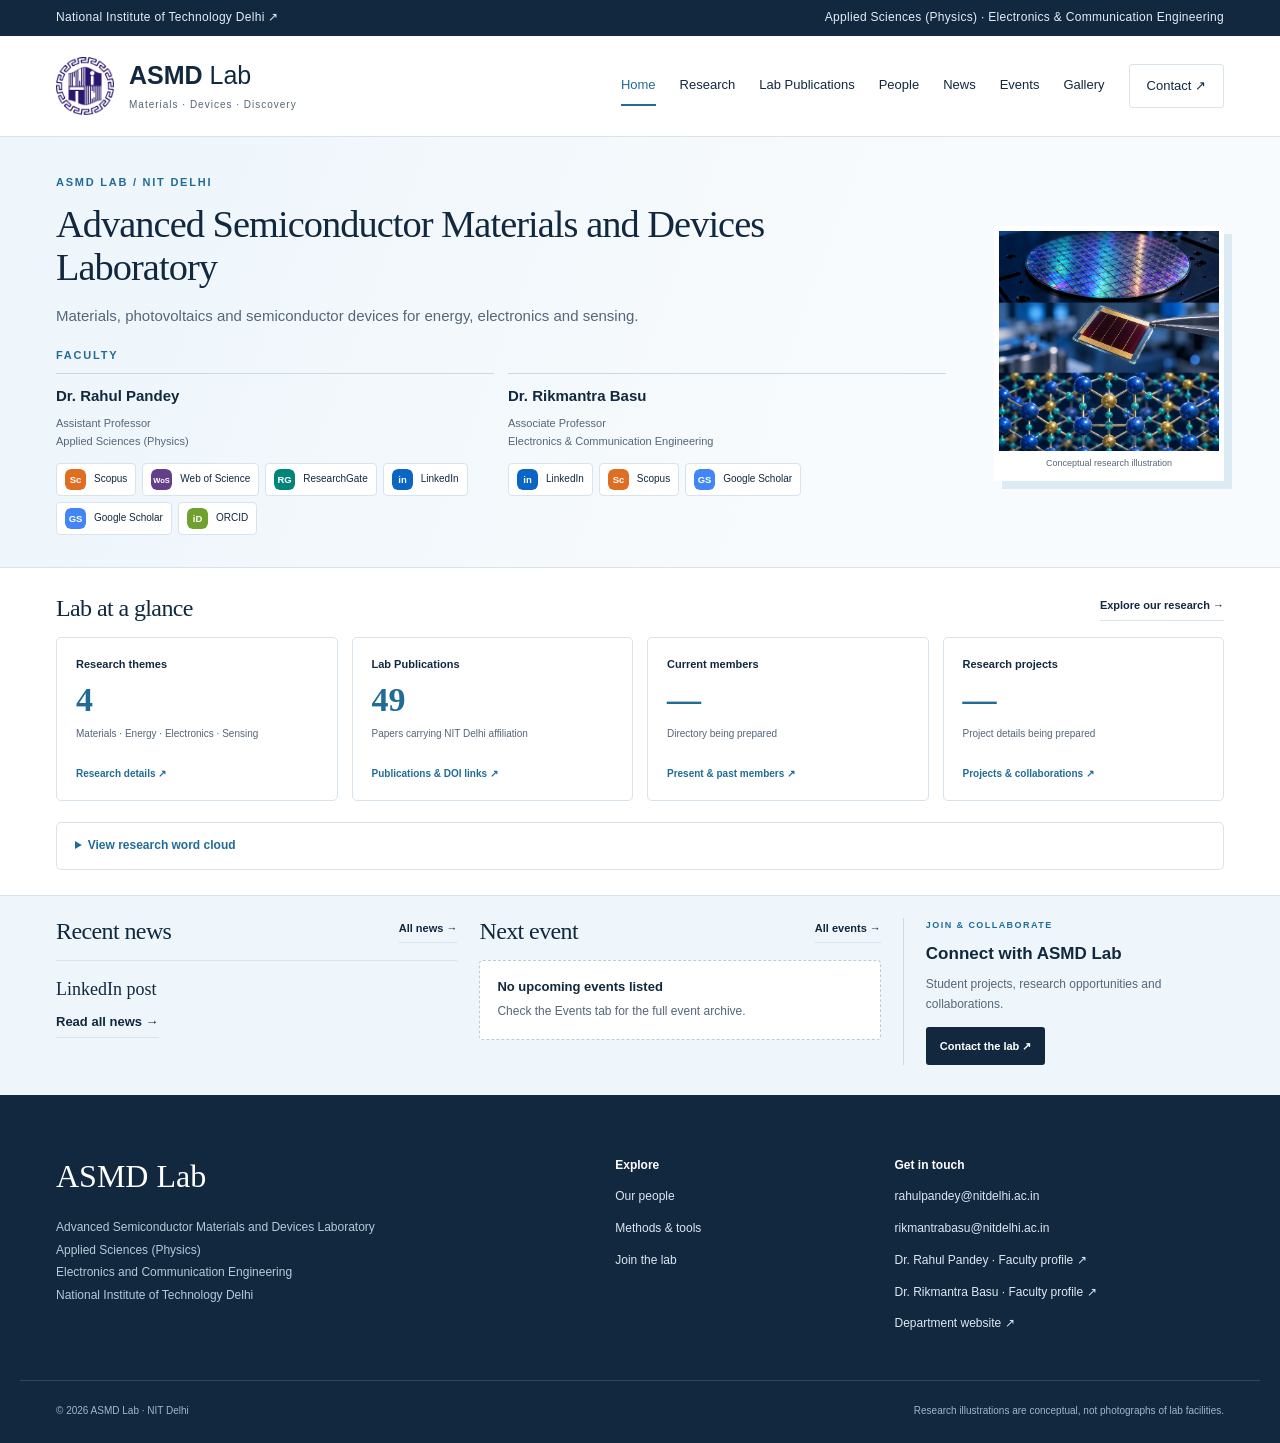
<file: index.html>
<!doctype html><html lang="en"><head><meta charset="utf-8"><meta name="viewport" content="width=device-width,initial-scale=1"><meta name="description" content="ASMD Lab at NIT Delhi: semiconductor materials, photovoltaic devices, research publications and people. Faculty: Dr. Rahul Pandey and Dr. Rikmantra Basu."><meta name="theme-color" content="#11283f"><title>Home | ASMD Lab · NIT Delhi</title><link rel="icon" type="image/png" href="assets/nit-delhi-logo.png"><link rel="stylesheet" href="styles.css?v=abf9ae5d8c"><script defer src="content.js?v=212a103db5"></script><script defer src="app.js?v=e1c0207263"></script></head><body><a class="skip" href="#main">Skip to content</a><div class="institution"><div class="wrap"><a href="https://nitdelhi.ac.in/" target="_blank" rel="noopener noreferrer">National Institute of Technology Delhi ↗</a><span>Applied Sciences (Physics) · Electronics &amp; Communication Engineering</span></div></div><header><div class="wrap nav"><a class="brand" href="index.html"><img src="assets/nit-delhi-logo.png" alt="NIT Delhi emblem"><span>ASMD<span class="brand-light"> Lab</span><small>Materials · Devices · Discovery</small></span></a><button class="menu-toggle" aria-expanded="false" aria-controls="main-nav">Menu <span aria-hidden="true">☰</span></button><nav id="main-nav" aria-label="Main navigation"><a href="index.html" aria-current="page">Home</a><a href="research.html">Research</a><a href="publications.html">Lab Publications</a><a href="people.html">People</a><a href="news.html">News</a><a href="events.html">Events</a><a href="gallery.html">Gallery</a><a class="nav-contact" href="contact.html">Contact ↗</a></nav></div></header><main id="main"><section class="hero home-hero"><div class="wrap home-intro"><div><p class="eyebrow">ASMD LAB / NIT DELHI</p><h1>Advanced Semiconductor Materials and Devices Laboratory</h1><p class="lead">Materials, photovoltaics and semiconductor devices for energy, electronics and sensing.</p><div class="home-faculty" aria-label="Faculty"><p class="eyebrow">FACULTY</p><div class="home-faculty-grid"><article class="home-faculty-card"><strong><a href="people.html#rahul-pandey">Dr. Rahul Pandey</a></strong><span>Assistant Professor</span><span>Applied Sciences (Physics)</span><div class="profiles compact-profiles" data-profiles="rahul"></div></article><article class="home-faculty-card"><strong><a href="people.html#rikmantra-basu">Dr. Rikmantra Basu</a></strong><span>Associate Professor</span><span>Electronics & Communication Engineering</span><div class="profiles compact-profiles" data-profiles="basu"></div></article></div></div></div><figure class="home-art"><img src="assets/research-illustrations.jpg" alt="Conceptual semiconductor wafer, solar cell and atomic lattice" width="1254" height="1254"><figcaption>Conceptual research illustration</figcaption></figure></div></section><section class="home-dashboard"><div class="wrap"><div class="home-heading"><h2>Lab at a glance</h2><a class="text-link" href="research.html">Explore our research →</a></div><div class="dashboard-grid"><a class="dashboard-card" href="research.html"><span class="dashboard-label">Research themes</span><strong>4</strong><span class="dashboard-note">Materials · Energy · Electronics · Sensing</span><span class="dashboard-action">Research details ↗</span></a><a class="dashboard-card" href="publications.html"><span class="dashboard-label">Lab Publications</span><strong data-dashboard="publications">—</strong><span class="dashboard-note" data-dashboard-note="publications">Collection being prepared</span><span class="dashboard-action">Publications & DOI links ↗</span></a><a class="dashboard-card" href="people.html"><span class="dashboard-label">Current members</span><strong data-dashboard="members">—</strong><span class="dashboard-note" data-dashboard-note="members">Directory being prepared</span><span class="dashboard-action">Present & past members ↗</span></a><a class="dashboard-card" href="research.html#projects"><span class="dashboard-label">Research projects</span><strong data-dashboard="projects">—</strong><span class="dashboard-note" data-dashboard-note="projects">Project details being prepared</span><span class="dashboard-action">Projects & collaborations ↗</span></a></div><details class="cloud-disclosure"><summary>View research word cloud</summary><div class="cloud-panel" data-cloud="home"></div></details></div></section><section class="home-updates"><div class="wrap home-update-grid"><article class="home-update-panel"><div class="home-heading"><h2>Recent news</h2><a class="text-link" href="news.html">All news →</a></div><div data-home-news></div></article><article class="home-update-panel"><div class="home-heading"><h2>Next event</h2><a class="text-link" href="events.html">All events →</a></div><div data-home-events></div></article><aside class="home-connect"><p class="eyebrow">JOIN & COLLABORATE</p><h3>Connect with ASMD Lab</h3><p>Student projects, research opportunities and collaborations.</p><a class="button" href="contact.html#join">Contact the lab ↗</a></aside></div></section></main><footer><div class="wrap foot-grid"><div><a class="foot-brand" href="index.html">ASMD Lab</a><p>Advanced Semiconductor Materials and Devices Laboratory<br>Applied Sciences (Physics)<br>Electronics and Communication Engineering<br>National Institute of Technology Delhi</p></div><div><h3>Explore</h3><a href="people.html">Our people</a><a href="research.html#methods">Methods & tools</a><a href="contact.html#join">Join the lab</a></div><div><h3>Get in touch</h3><a href="mailto:rahulpandey@nitdelhi.ac.in">rahulpandey@nitdelhi.ac.in</a><a href="mailto:rikmantrabasu@nitdelhi.ac.in">rikmantrabasu@nitdelhi.ac.in</a><a href="https://faculty.nitdelhi.ac.in/RahulPandey/profile" target="_blank" rel="noopener noreferrer">Dr. Rahul Pandey · Faculty profile ↗</a><a href="https://faculty.nitdelhi.ac.in/RikmantraBasu/profile" target="_blank" rel="noopener noreferrer">Dr. Rikmantra Basu · Faculty profile ↗</a><a href="https://ashm.nitdelhi.ac.in/" target="_blank" rel="noopener noreferrer">Department website ↗</a></div></div><div class="wrap foot-bottom"><span>© 2026 ASMD Lab · NIT Delhi</span><span>Research illustrations are conceptual, not photographs of lab facilities.</span></div></footer><button class="back-top" aria-label="Back to top" hidden>↑</button></body></html>
</file>
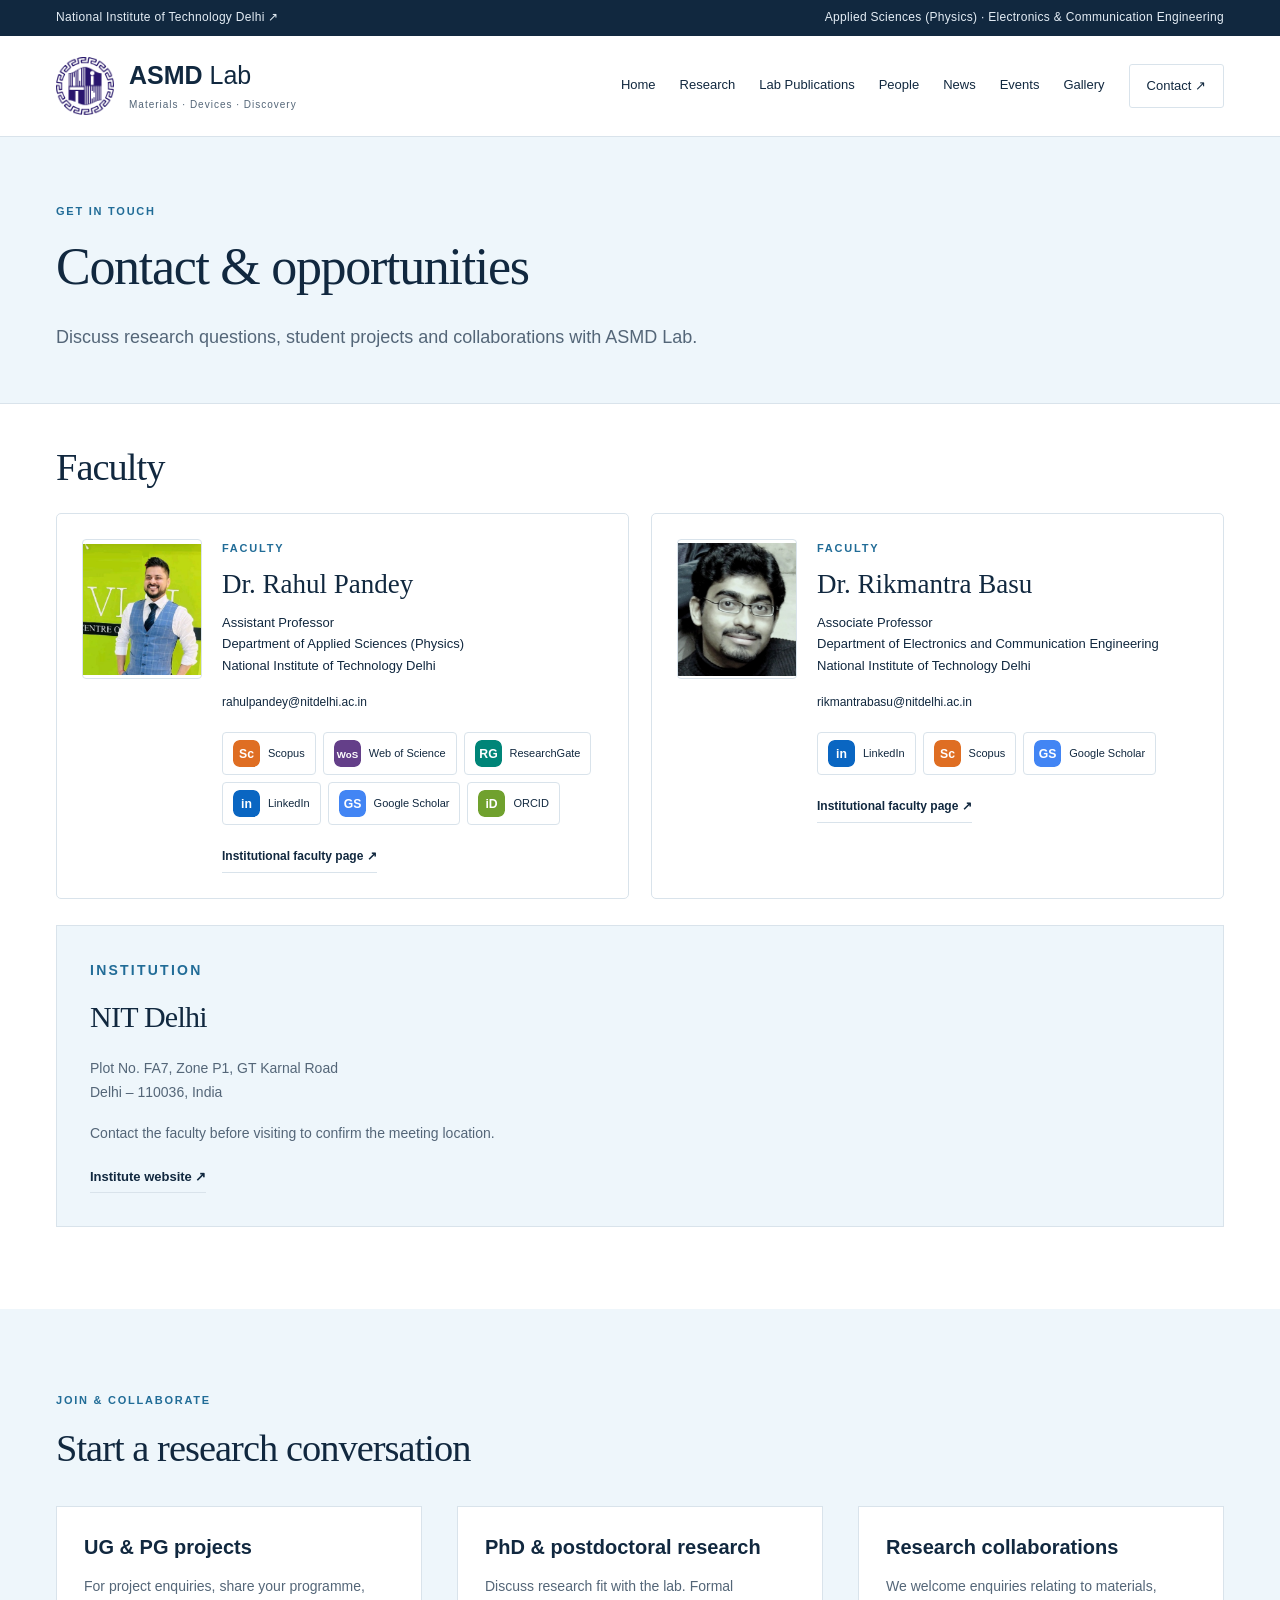
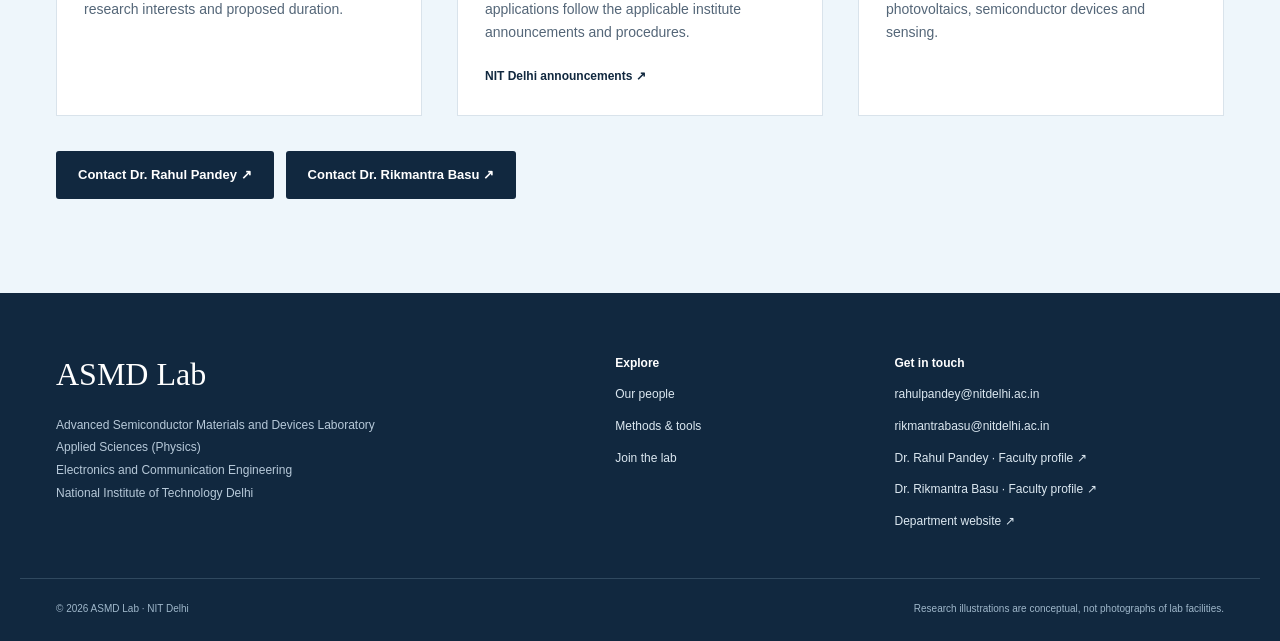
<file: contact.html>
<!doctype html><html lang="en"><head><meta charset="utf-8"><meta name="viewport" content="width=device-width,initial-scale=1"><meta name="description" content="ASMD Lab at NIT Delhi: semiconductor materials, photovoltaic devices, research publications and people. Faculty: Dr. Rahul Pandey and Dr. Rikmantra Basu."><meta name="theme-color" content="#11283f"><title>Contact | ASMD Lab · NIT Delhi</title><link rel="icon" type="image/png" href="assets/nit-delhi-logo.png"><link rel="stylesheet" href="styles.css?v=abf9ae5d8c"><script defer src="content.js?v=212a103db5"></script><script defer src="app.js?v=e1c0207263"></script></head><body><a class="skip" href="#main">Skip to content</a><div class="institution"><div class="wrap"><a href="https://nitdelhi.ac.in/" target="_blank" rel="noopener noreferrer">National Institute of Technology Delhi ↗</a><span>Applied Sciences (Physics) · Electronics &amp; Communication Engineering</span></div></div><header><div class="wrap nav"><a class="brand" href="index.html"><img src="assets/nit-delhi-logo.png" alt="NIT Delhi emblem"><span>ASMD<span class="brand-light"> Lab</span><small>Materials · Devices · Discovery</small></span></a><button class="menu-toggle" aria-expanded="false" aria-controls="main-nav">Menu <span aria-hidden="true">☰</span></button><nav id="main-nav" aria-label="Main navigation"><a href="index.html">Home</a><a href="research.html">Research</a><a href="publications.html">Lab Publications</a><a href="people.html">People</a><a href="news.html">News</a><a href="events.html">Events</a><a href="gallery.html">Gallery</a><a class="nav-contact" href="contact.html">Contact ↗</a></nav></div></header><main id="main"><section class="page-intro"><div class="wrap"><p class="eyebrow">GET IN TOUCH</p><h1>Contact & opportunities</h1><p class="lead">Discuss research questions, student projects and collaborations with ASMD Lab.</p></div></section><section class="section compact"><div class="wrap"><h2>Faculty</h2><div class="faculty-grid"><article class="faculty-card" id="rahul-pandey"><a class="faculty-photo-link" href="https://faculty.nitdelhi.ac.in/RahulPandey/profile" target="_blank" rel="noopener noreferrer" aria-label="Official faculty profile of Dr. Rahul Pandey"><img class="faculty-photo" src="assets/rahul-pandey.png" alt="Dr. Rahul Pandey" width="120" height="140" loading="lazy"></a><div class="faculty-info"><p class="eyebrow">FACULTY</p><h3><a href="https://faculty.nitdelhi.ac.in/RahulPandey/profile" target="_blank" rel="noopener noreferrer">Dr. Rahul Pandey</a></h3><p class="faculty-role">Assistant Professor<br>Department of Applied Sciences (Physics)<br>National Institute of Technology Delhi</p><a class="faculty-email" href="mailto:rahulpandey@nitdelhi.ac.in">rahulpandey@nitdelhi.ac.in</a><div class="profiles" data-profiles="rahul"></div><a class="text-link" href="https://faculty.nitdelhi.ac.in/RahulPandey/profile" target="_blank" rel="noopener noreferrer">Institutional faculty page ↗</a></div></article><article class="faculty-card" id="rikmantra-basu"><a class="faculty-photo-link" href="https://faculty.nitdelhi.ac.in/RikmantraBasu/profile" target="_blank" rel="noopener noreferrer" aria-label="Official faculty profile of Dr. Rikmantra Basu"><img class="faculty-photo" src="assets/rikmantra-basu.png" alt="Dr. Rikmantra Basu" width="120" height="140" loading="lazy"></a><div class="faculty-info"><p class="eyebrow">FACULTY</p><h3><a href="https://faculty.nitdelhi.ac.in/RikmantraBasu/profile" target="_blank" rel="noopener noreferrer">Dr. Rikmantra Basu</a></h3><p class="faculty-role">Associate Professor<br>Department of Electronics and Communication Engineering<br>National Institute of Technology Delhi</p><a class="faculty-email" href="mailto:rikmantrabasu@nitdelhi.ac.in">rikmantrabasu@nitdelhi.ac.in</a><div class="profiles" data-profiles="basu"></div><a class="text-link" href="https://faculty.nitdelhi.ac.in/RikmantraBasu/profile" target="_blank" rel="noopener noreferrer">Institutional faculty page ↗</a></div></article></div><article class="contact-card institution-contact"><p class="eyebrow">INSTITUTION</p><h2>NIT Delhi</h2><p>Plot No. FA7, Zone P1, GT Karnal Road<br>Delhi – 110036, India</p><p>Contact the faculty before visiting to confirm the meeting location.</p><a class="text-link" href="https://nitdelhi.ac.in/" target="_blank" rel="noopener noreferrer">Institute website ↗</a></article></div></section><section class="section pale" id="join"><div class="wrap"><p class="eyebrow">JOIN & COLLABORATE</p><h2>Start a research conversation</h2><div class="opportunities"><article><h3>UG & PG projects</h3><p>For project enquiries, share your programme, research interests and proposed duration.</p></article><article><h3>PhD & postdoctoral research</h3><p>Discuss research fit with the lab. Formal applications follow the applicable institute announcements and procedures.</p><a href="https://nitdelhi.ac.in/" target="_blank" rel="noopener noreferrer">NIT Delhi announcements ↗</a></article><article><h3>Research collaborations</h3><p>We welcome enquiries relating to materials, photovoltaics, semiconductor devices and sensing.</p></article></div><a class="button" href="#rahul-pandey">Contact Dr. Rahul Pandey ↗</a><a class="button" href="#rikmantra-basu">Contact Dr. Rikmantra Basu ↗</a></div></section></main><footer><div class="wrap foot-grid"><div><a class="foot-brand" href="index.html">ASMD Lab</a><p>Advanced Semiconductor Materials and Devices Laboratory<br>Applied Sciences (Physics)<br>Electronics and Communication Engineering<br>National Institute of Technology Delhi</p></div><div><h3>Explore</h3><a href="people.html">Our people</a><a href="research.html#methods">Methods & tools</a><a href="contact.html#join">Join the lab</a></div><div><h3>Get in touch</h3><a href="mailto:rahulpandey@nitdelhi.ac.in">rahulpandey@nitdelhi.ac.in</a><a href="mailto:rikmantrabasu@nitdelhi.ac.in">rikmantrabasu@nitdelhi.ac.in</a><a href="https://faculty.nitdelhi.ac.in/RahulPandey/profile" target="_blank" rel="noopener noreferrer">Dr. Rahul Pandey · Faculty profile ↗</a><a href="https://faculty.nitdelhi.ac.in/RikmantraBasu/profile" target="_blank" rel="noopener noreferrer">Dr. Rikmantra Basu · Faculty profile ↗</a><a href="https://ashm.nitdelhi.ac.in/" target="_blank" rel="noopener noreferrer">Department website ↗</a></div></div><div class="wrap foot-bottom"><span>© 2026 ASMD Lab · NIT Delhi</span><span>Research illustrations are conceptual, not photographs of lab facilities.</span></div></footer><button class="back-top" aria-label="Back to top" hidden>↑</button></body></html>
</file>
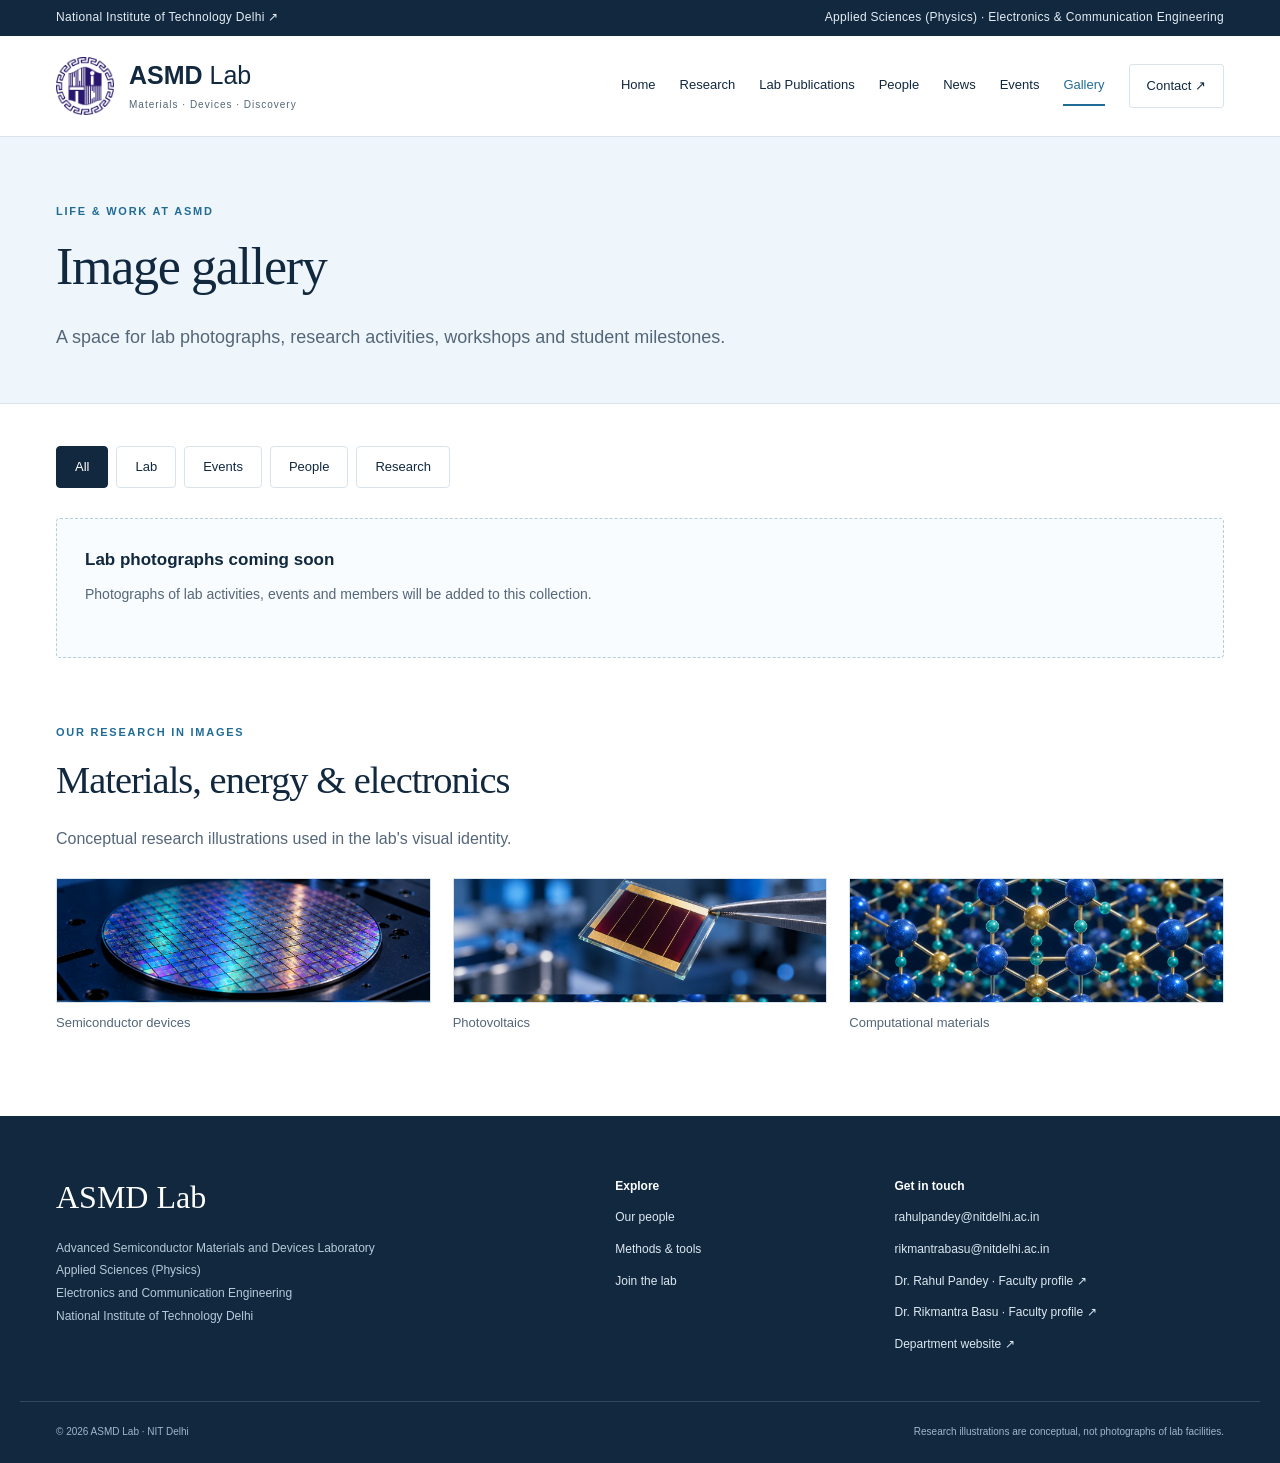
<file: gallery.html>
<!doctype html><html lang="en"><head><meta charset="utf-8"><meta name="viewport" content="width=device-width,initial-scale=1"><meta name="description" content="ASMD Lab at NIT Delhi: semiconductor materials, photovoltaic devices, research publications and people. Faculty: Dr. Rahul Pandey and Dr. Rikmantra Basu."><meta name="theme-color" content="#11283f"><title>Gallery | ASMD Lab · NIT Delhi</title><link rel="icon" type="image/png" href="assets/nit-delhi-logo.png"><link rel="stylesheet" href="styles.css?v=abf9ae5d8c"><script defer src="content.js?v=212a103db5"></script><script defer src="app.js?v=e1c0207263"></script></head><body><a class="skip" href="#main">Skip to content</a><div class="institution"><div class="wrap"><a href="https://nitdelhi.ac.in/" target="_blank" rel="noopener noreferrer">National Institute of Technology Delhi ↗</a><span>Applied Sciences (Physics) · Electronics &amp; Communication Engineering</span></div></div><header><div class="wrap nav"><a class="brand" href="index.html"><img src="assets/nit-delhi-logo.png" alt="NIT Delhi emblem"><span>ASMD<span class="brand-light"> Lab</span><small>Materials · Devices · Discovery</small></span></a><button class="menu-toggle" aria-expanded="false" aria-controls="main-nav">Menu <span aria-hidden="true">☰</span></button><nav id="main-nav" aria-label="Main navigation"><a href="index.html">Home</a><a href="research.html">Research</a><a href="publications.html">Lab Publications</a><a href="people.html">People</a><a href="news.html">News</a><a href="events.html">Events</a><a href="gallery.html" aria-current="page">Gallery</a><a class="nav-contact" href="contact.html">Contact ↗</a></nav></div></header><main id="main"><section class="page-intro"><div class="wrap"><p class="eyebrow">LIFE & WORK AT ASMD</p><h1>Image gallery</h1><p class="lead">A space for lab photographs, research activities, workshops and student milestones.</p></div></section><section class="section compact"><div class="wrap"><div class="tabs" role="group" aria-label="Gallery categories"><button data-gallery="all" aria-pressed="true">All</button><button data-gallery="Lab" aria-pressed="false">Lab</button><button data-gallery="Events" aria-pressed="false">Events</button><button data-gallery="People" aria-pressed="false">People</button><button data-gallery="Research" aria-pressed="false">Research</button></div><div id="gallery-list"></div><div class="research-visuals"><p class="eyebrow">OUR RESEARCH IN IMAGES</p><h2>Materials, energy & electronics</h2><p>Conceptual research illustrations used in the lab's visual identity.</p><div class="visual-grid"><figure><div class="visual wafer" role="img" aria-label="Conceptual semiconductor wafer"></div><figcaption>Semiconductor devices</figcaption></figure><figure><div class="visual solar" role="img" aria-label="Conceptual thin-film solar cell"></div><figcaption>Photovoltaics</figcaption></figure><figure><div class="visual atoms" role="img" aria-label="Conceptual atomic crystal lattice"></div><figcaption>Computational materials</figcaption></figure></div></div></div></section><dialog id="lightbox"><button class="close" aria-label="Close image">×</button><img alt=""><p></p></dialog></main><footer><div class="wrap foot-grid"><div><a class="foot-brand" href="index.html">ASMD Lab</a><p>Advanced Semiconductor Materials and Devices Laboratory<br>Applied Sciences (Physics)<br>Electronics and Communication Engineering<br>National Institute of Technology Delhi</p></div><div><h3>Explore</h3><a href="people.html">Our people</a><a href="research.html#methods">Methods & tools</a><a href="contact.html#join">Join the lab</a></div><div><h3>Get in touch</h3><a href="mailto:rahulpandey@nitdelhi.ac.in">rahulpandey@nitdelhi.ac.in</a><a href="mailto:rikmantrabasu@nitdelhi.ac.in">rikmantrabasu@nitdelhi.ac.in</a><a href="https://faculty.nitdelhi.ac.in/RahulPandey/profile" target="_blank" rel="noopener noreferrer">Dr. Rahul Pandey · Faculty profile ↗</a><a href="https://faculty.nitdelhi.ac.in/RikmantraBasu/profile" target="_blank" rel="noopener noreferrer">Dr. Rikmantra Basu · Faculty profile ↗</a><a href="https://ashm.nitdelhi.ac.in/" target="_blank" rel="noopener noreferrer">Department website ↗</a></div></div><div class="wrap foot-bottom"><span>© 2026 ASMD Lab · NIT Delhi</span><span>Research illustrations are conceptual, not photographs of lab facilities.</span></div></footer><button class="back-top" aria-label="Back to top" hidden>↑</button></body></html>
</file>
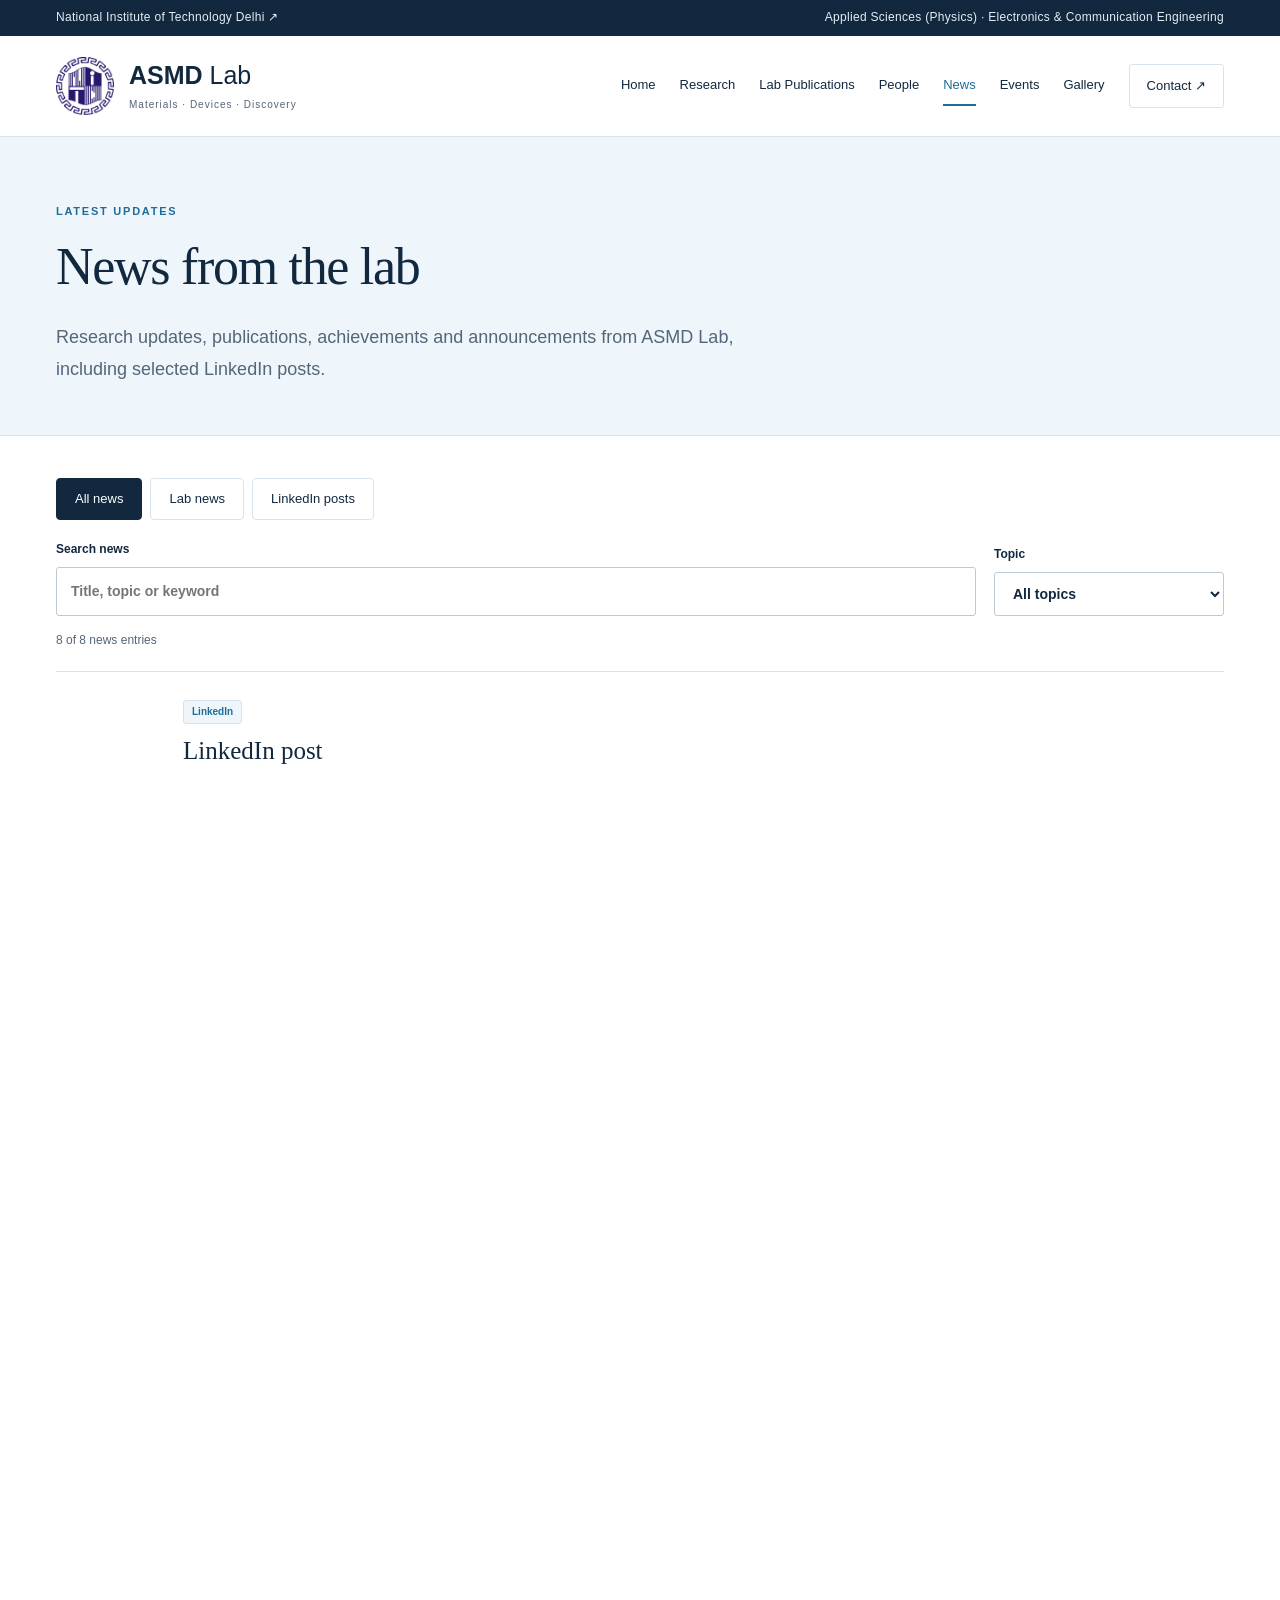
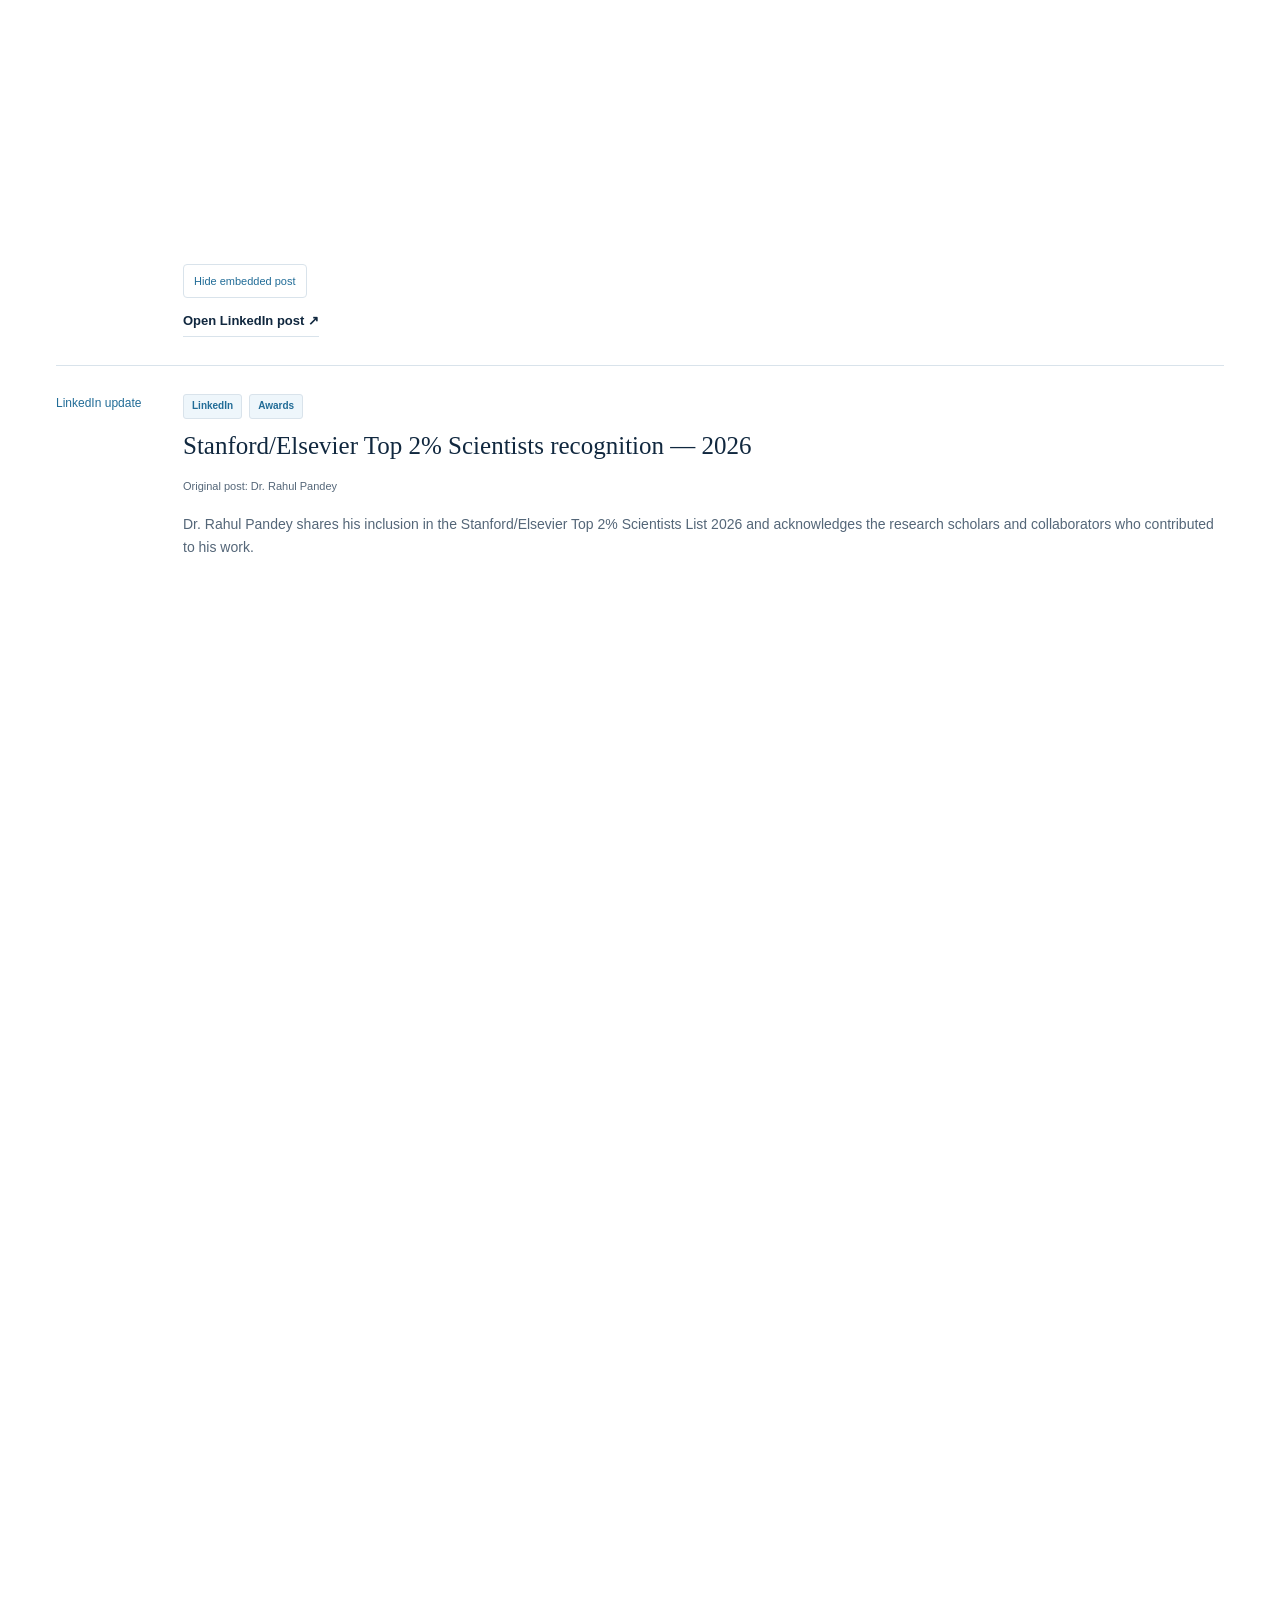
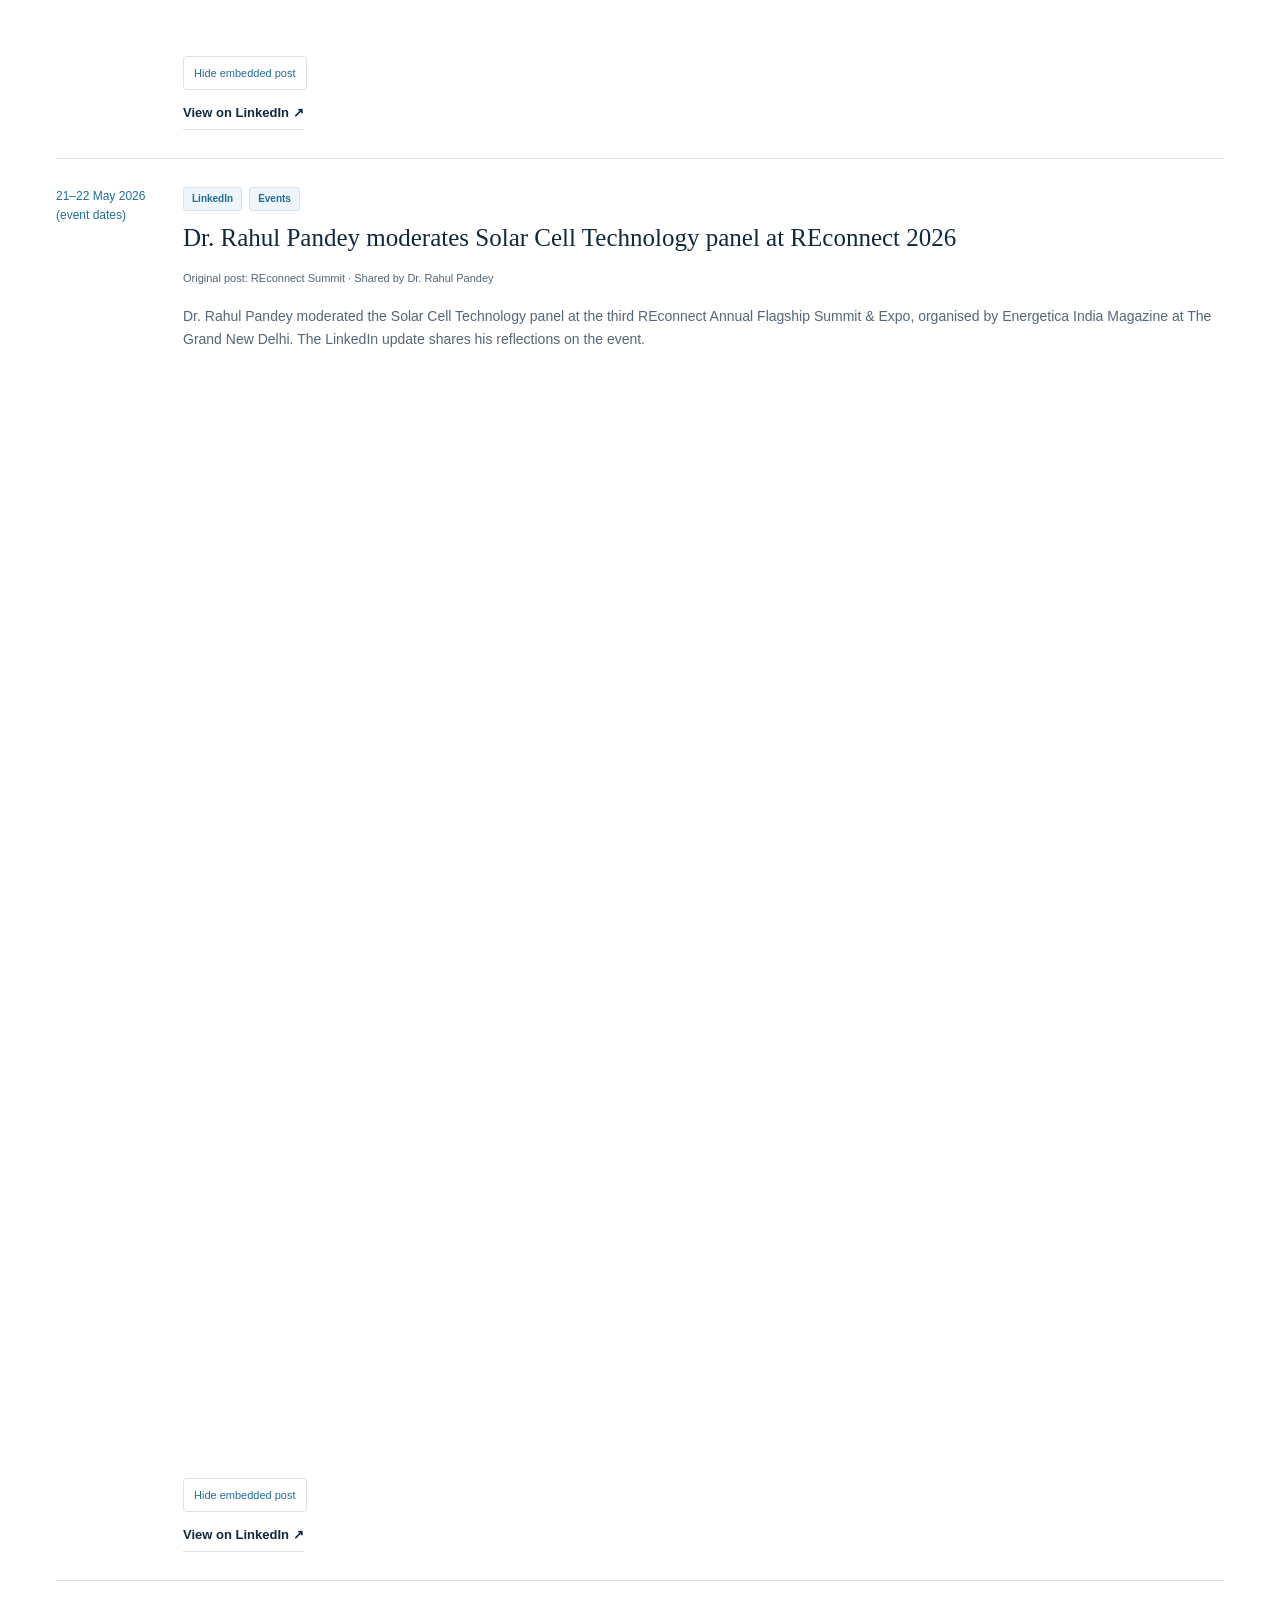
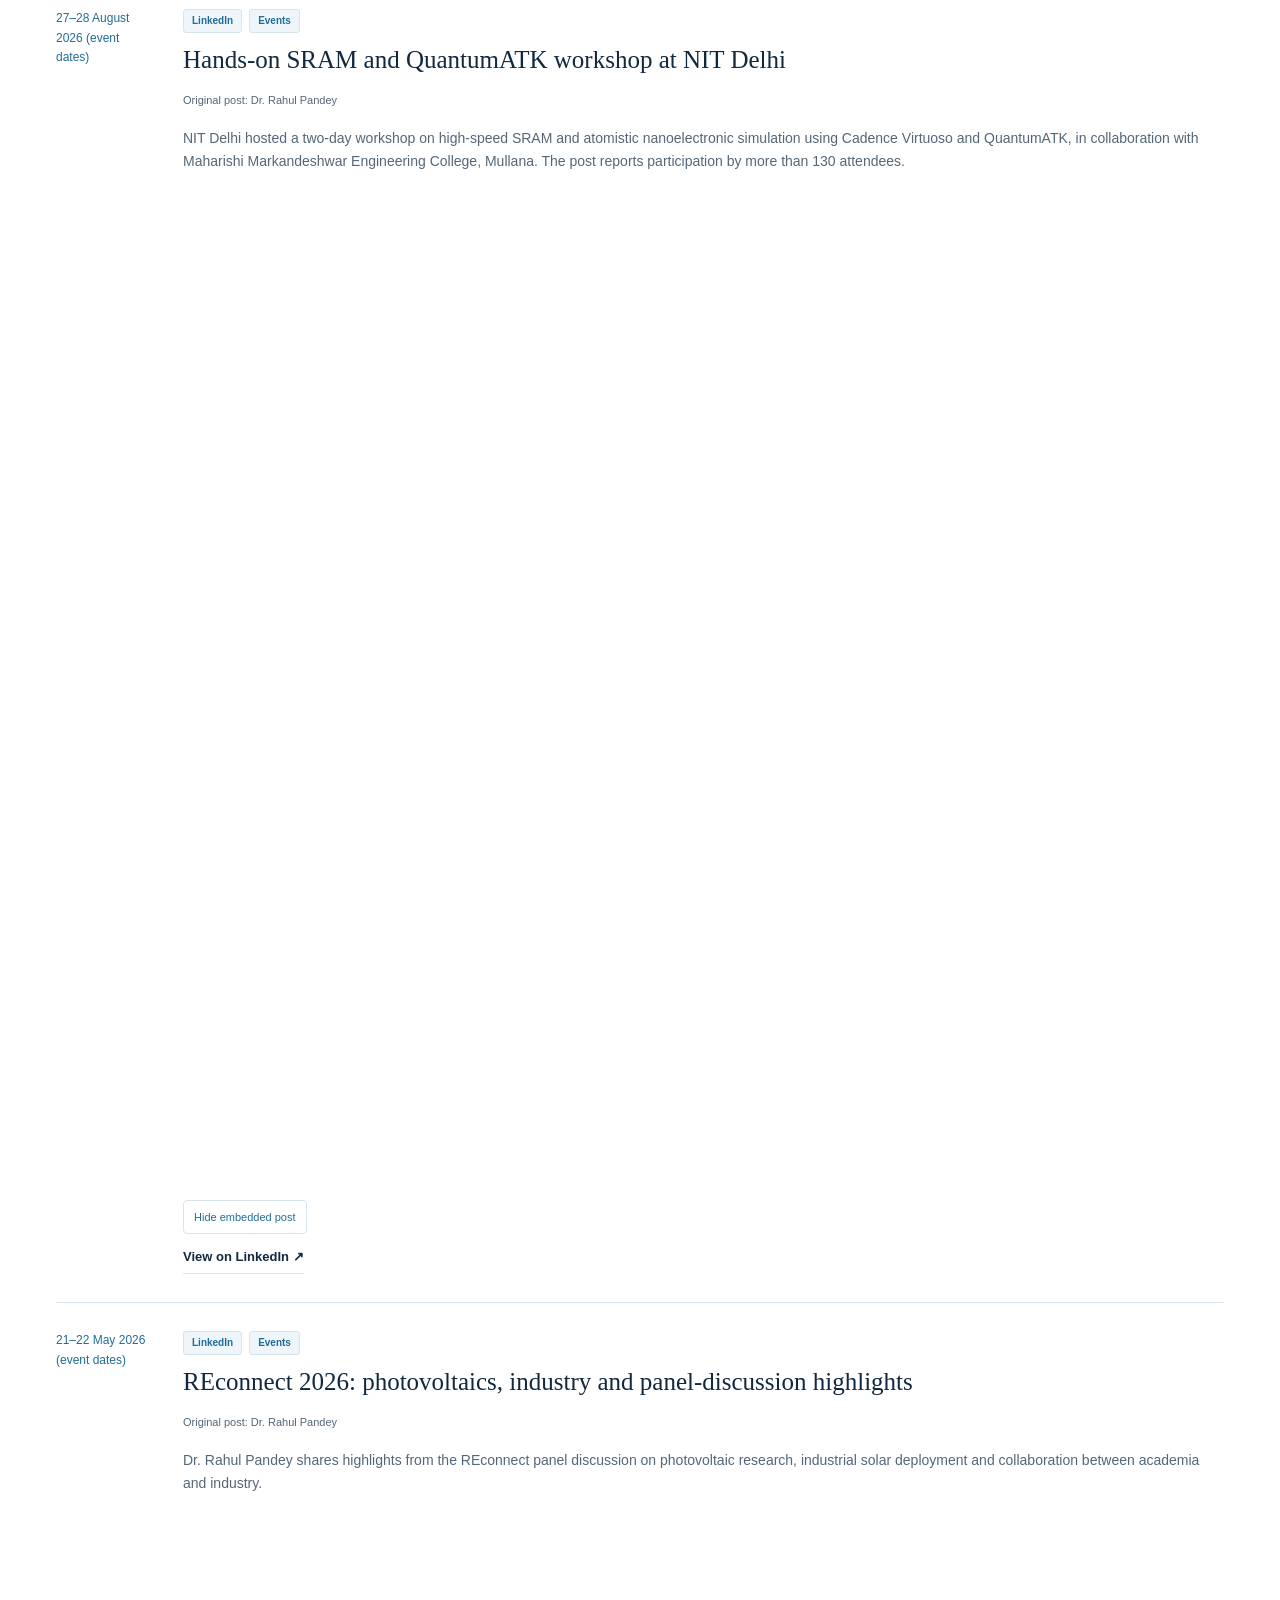
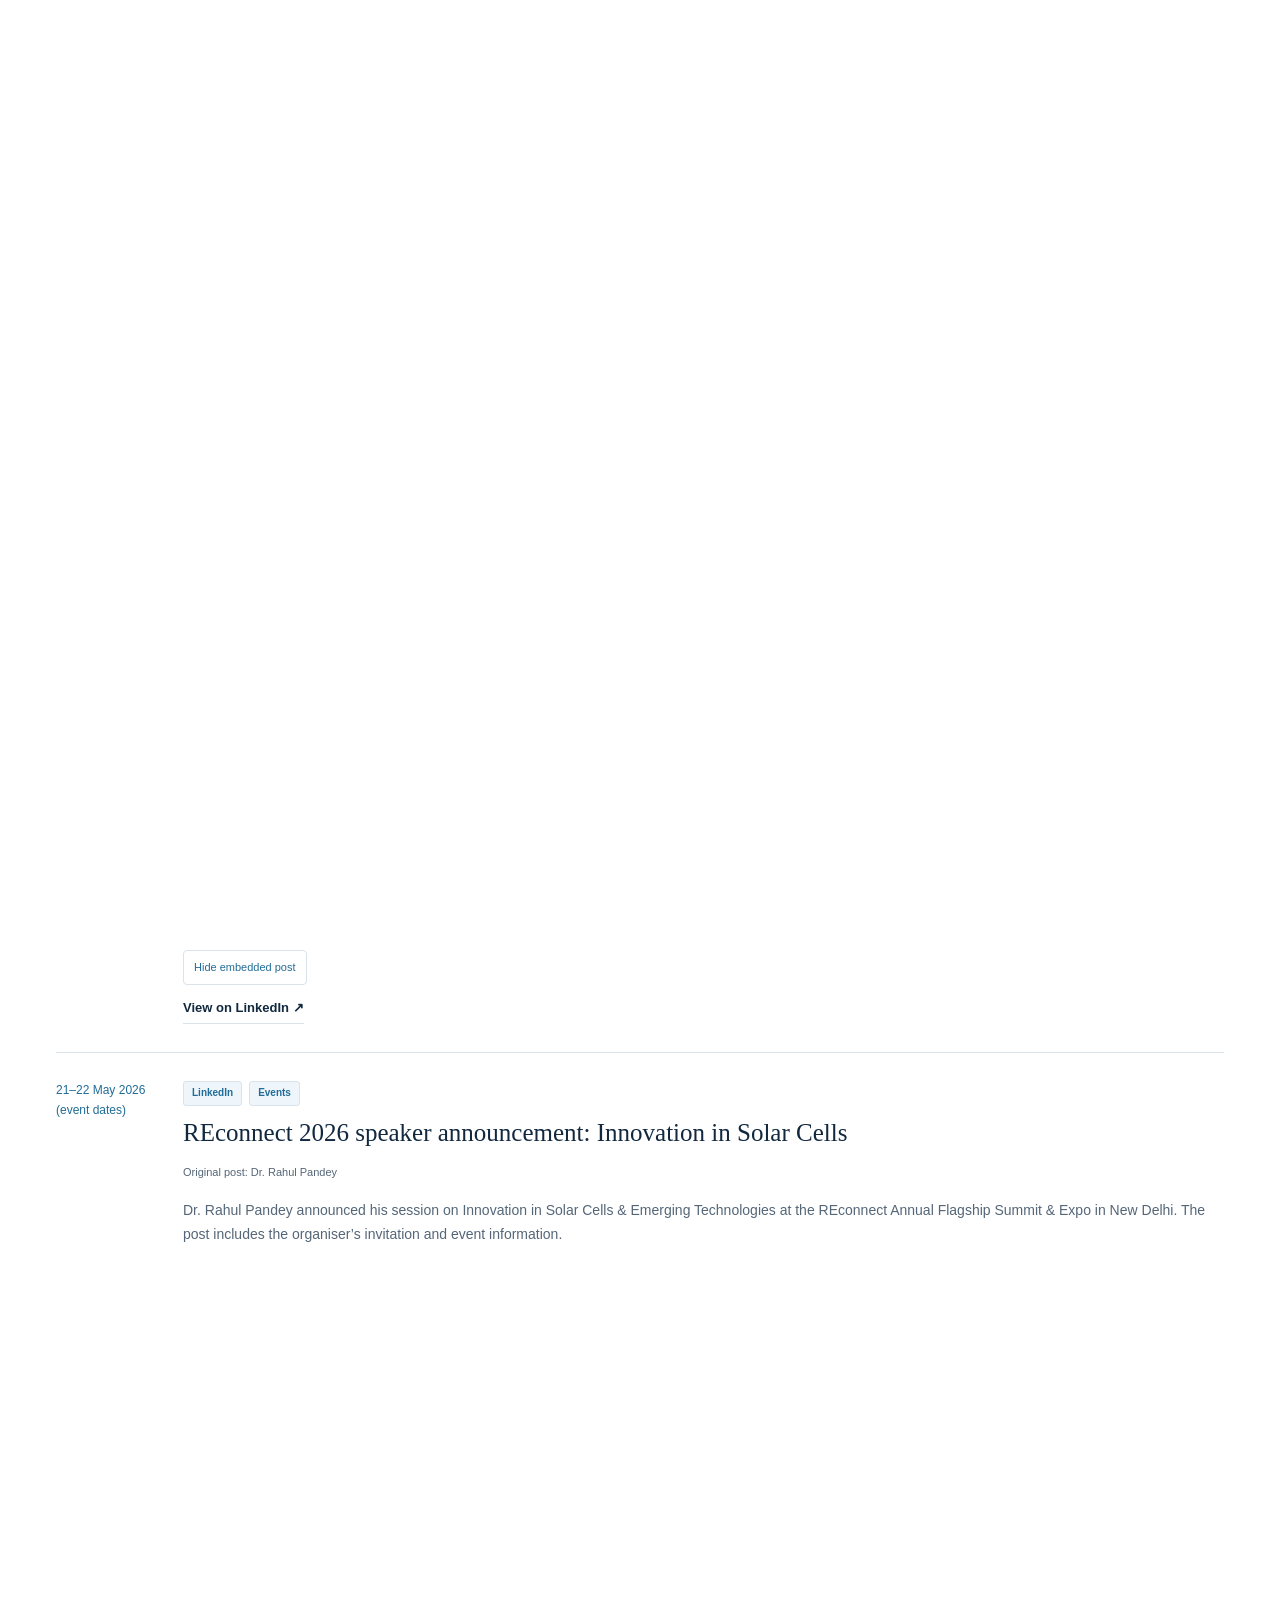
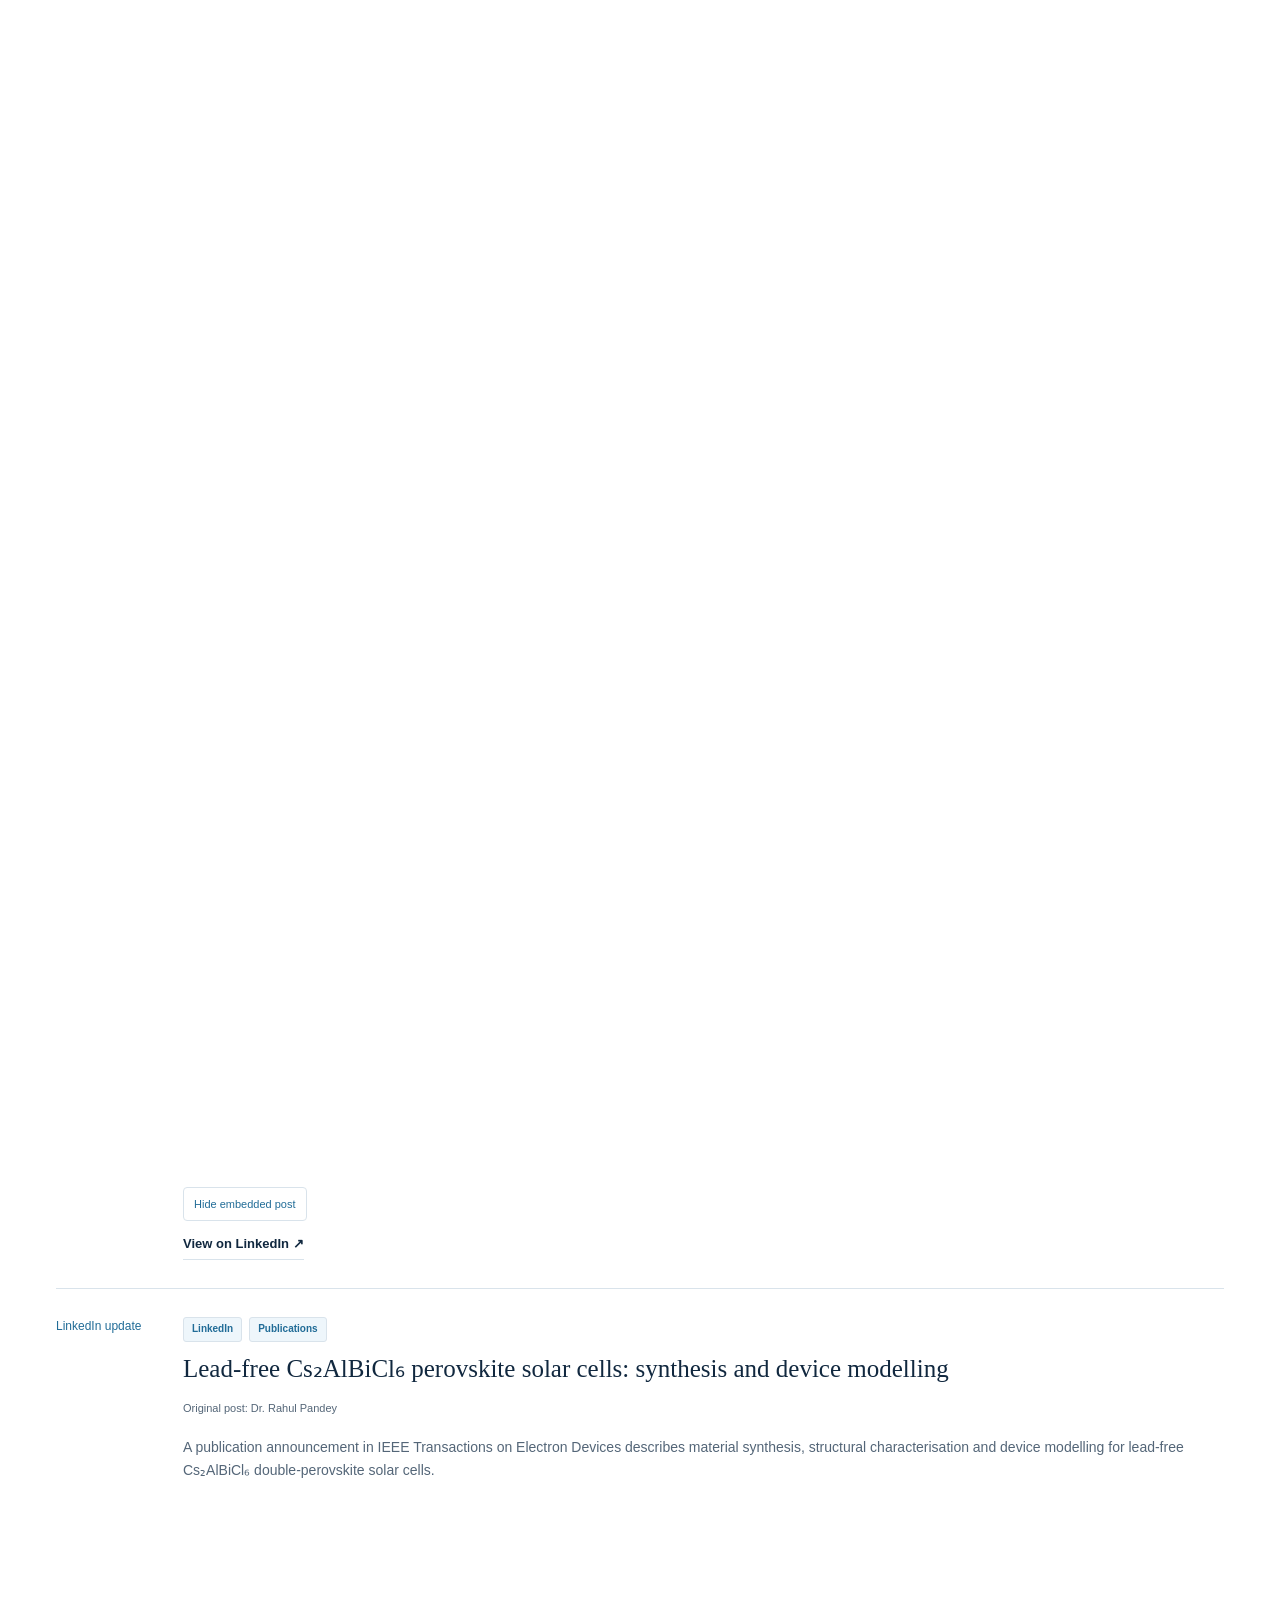
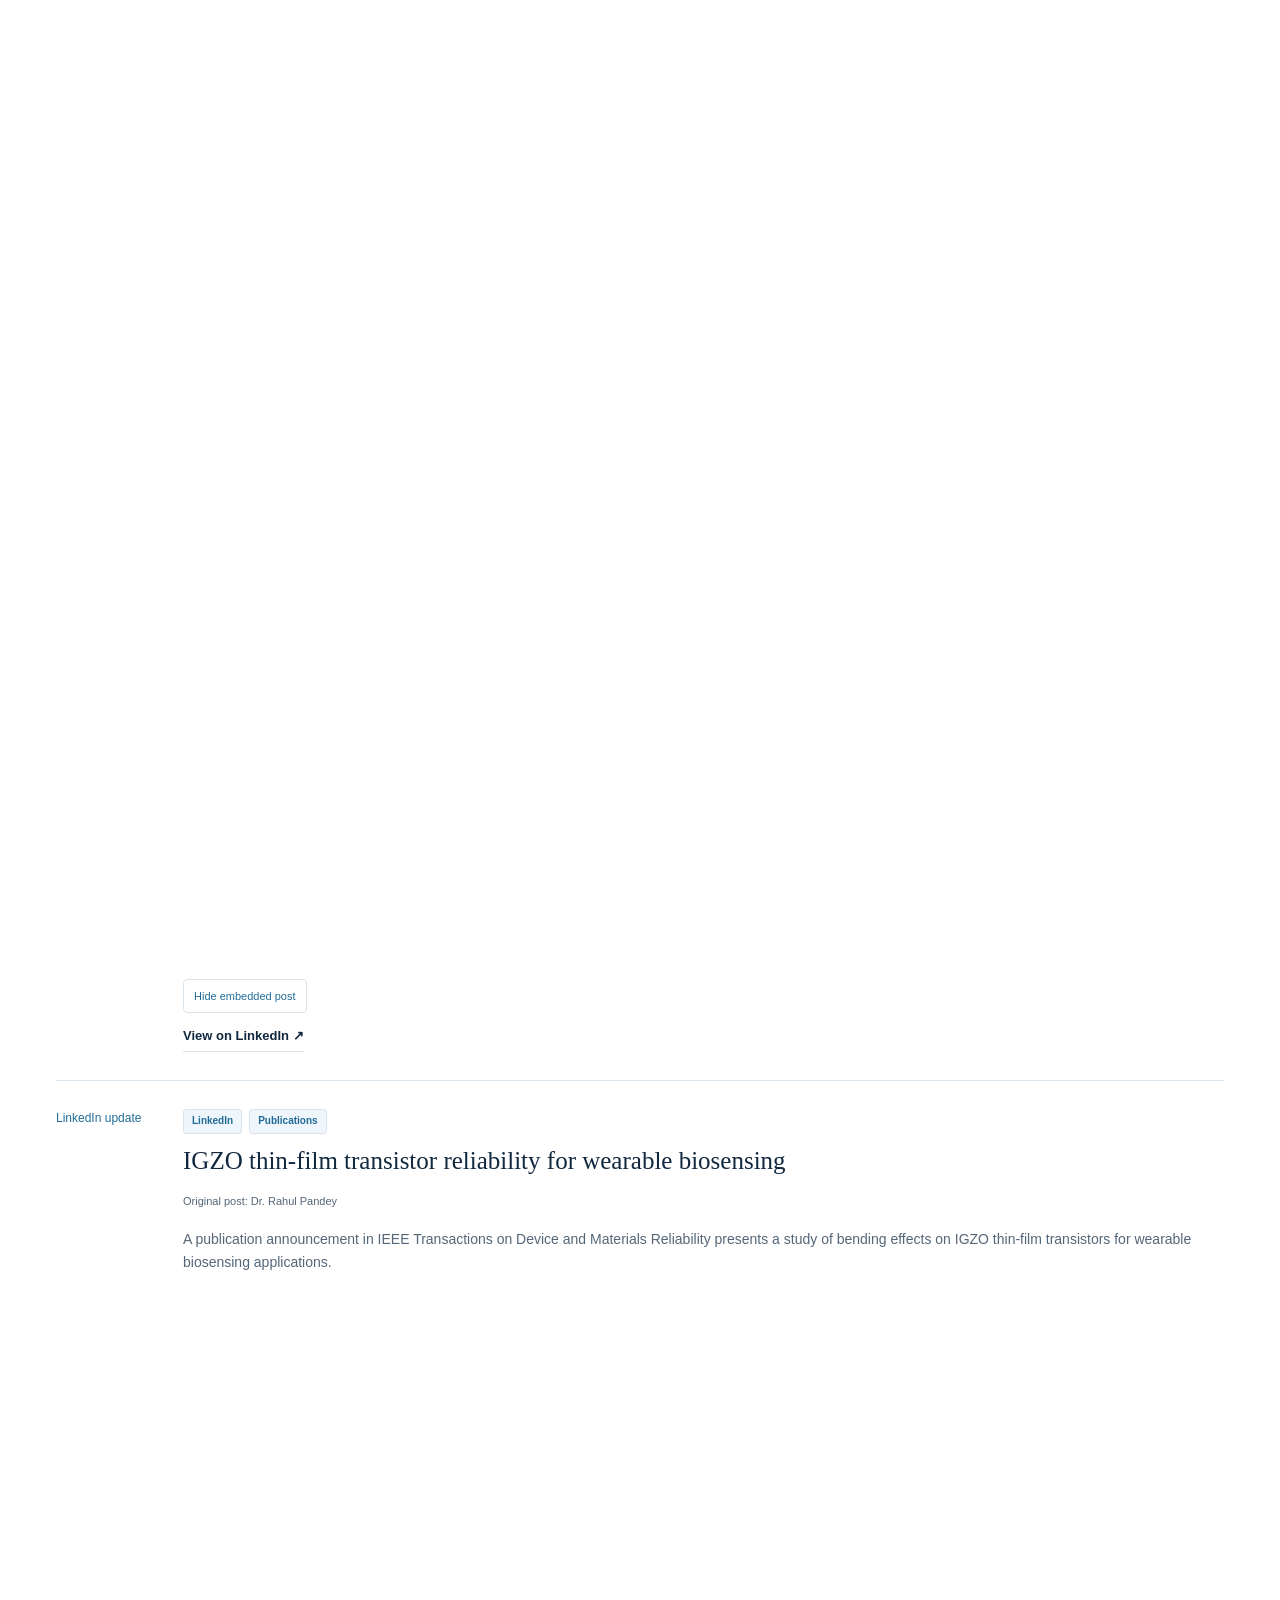
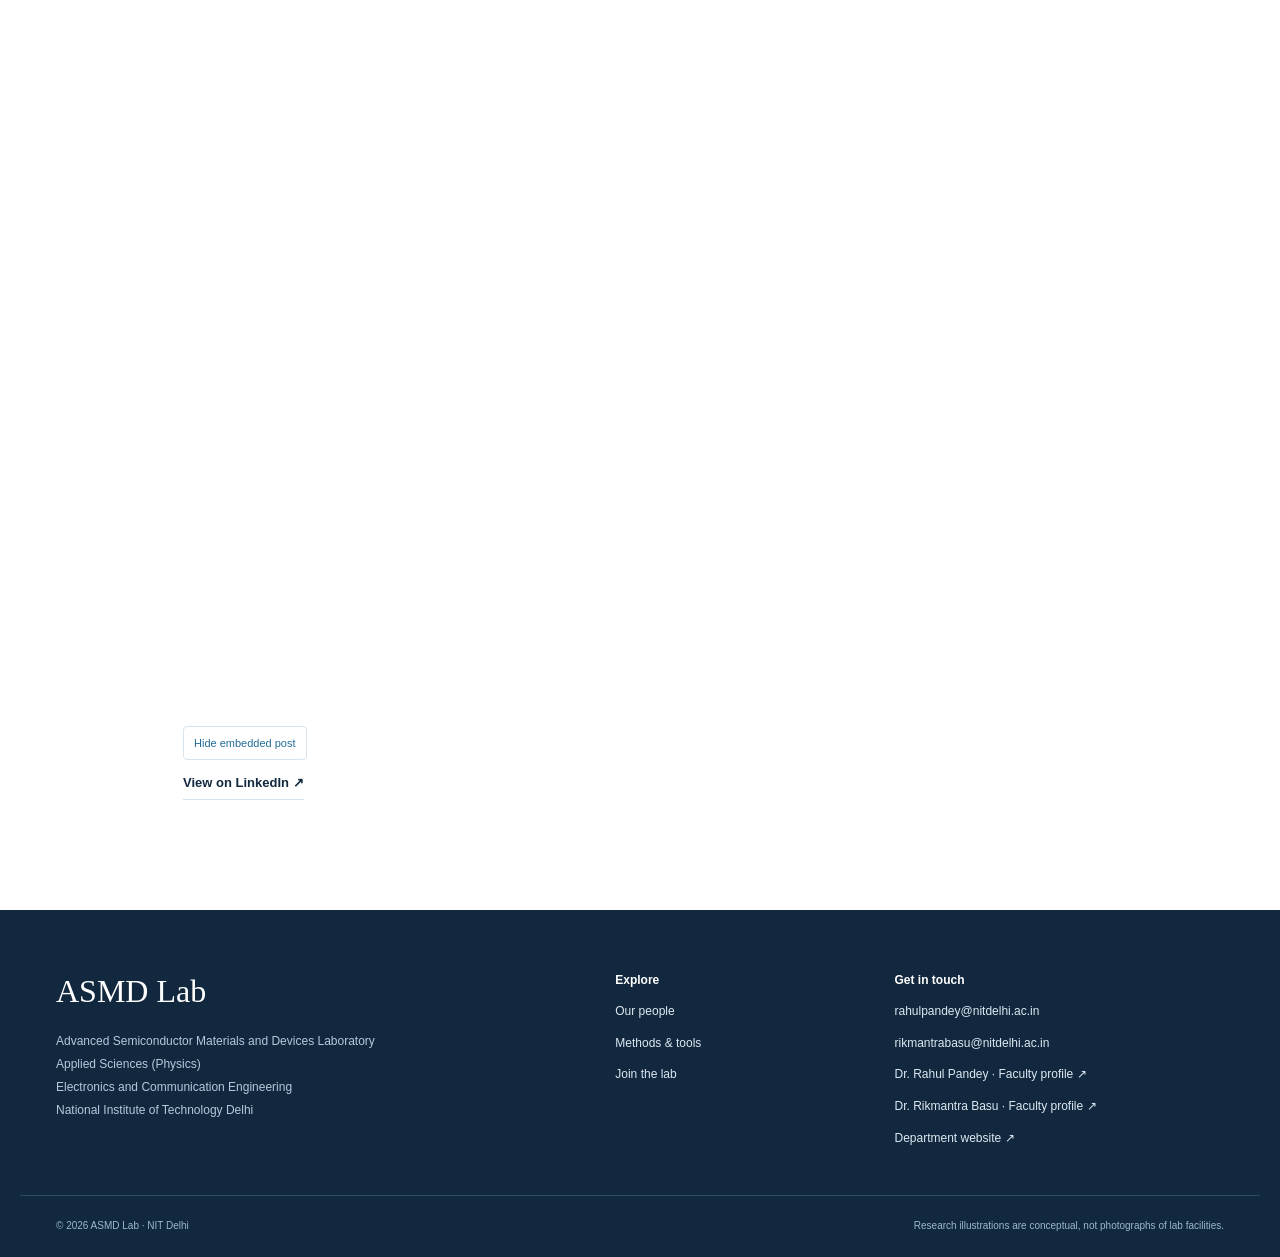
<file: news.html>
<!doctype html><html lang="en"><head><meta charset="utf-8"><meta name="viewport" content="width=device-width,initial-scale=1"><meta name="description" content="ASMD Lab at NIT Delhi: semiconductor materials, photovoltaic devices, research publications and people. Faculty: Dr. Rahul Pandey and Dr. Rikmantra Basu."><meta name="theme-color" content="#11283f"><title>News | ASMD Lab · NIT Delhi</title><link rel="icon" type="image/png" href="assets/nit-delhi-logo.png"><link rel="stylesheet" href="styles.css?v=abf9ae5d8c"><script defer src="content.js?v=212a103db5"></script><script defer src="app.js?v=e1c0207263"></script></head><body><a class="skip" href="#main">Skip to content</a><div class="institution"><div class="wrap"><a href="https://nitdelhi.ac.in/" target="_blank" rel="noopener noreferrer">National Institute of Technology Delhi ↗</a><span>Applied Sciences (Physics) · Electronics &amp; Communication Engineering</span></div></div><header><div class="wrap nav"><a class="brand" href="index.html"><img src="assets/nit-delhi-logo.png" alt="NIT Delhi emblem"><span>ASMD<span class="brand-light"> Lab</span><small>Materials · Devices · Discovery</small></span></a><button class="menu-toggle" aria-expanded="false" aria-controls="main-nav">Menu <span aria-hidden="true">☰</span></button><nav id="main-nav" aria-label="Main navigation"><a href="index.html">Home</a><a href="research.html">Research</a><a href="publications.html">Lab Publications</a><a href="people.html">People</a><a href="news.html" aria-current="page">News</a><a href="events.html">Events</a><a href="gallery.html">Gallery</a><a class="nav-contact" href="contact.html">Contact ↗</a></nav></div></header><main id="main"><section class="page-intro"><div class="wrap"><p class="eyebrow">LATEST UPDATES</p><h1>News from the lab</h1><p class="lead">Research updates, publications, achievements and announcements from ASMD Lab, including selected LinkedIn posts.</p></div></section><section class="section compact"><div class="wrap"><div class="tabs news-source-tabs" role="group" aria-label="News source"><button data-news-source="all" aria-pressed="true">All news</button><button data-news-source="manual" aria-pressed="false">Lab news</button><button data-news-source="linkedin" aria-pressed="false">LinkedIn posts</button></div><div class="filters news-filters"><label class="search-label">Search news<input type="search" id="news-search" placeholder="Title, topic or keyword"></label><label>Topic<select id="news-category"><option value="all">All topics</option><option>Research</option><option>Publications</option><option>Awards</option><option>Projects</option><option>Internships</option><option>Events</option><option>Announcements</option></select></label></div><p id="news-count" role="status" aria-live="polite"></p><div id="news-list"></div></div></section></main><footer><div class="wrap foot-grid"><div><a class="foot-brand" href="index.html">ASMD Lab</a><p>Advanced Semiconductor Materials and Devices Laboratory<br>Applied Sciences (Physics)<br>Electronics and Communication Engineering<br>National Institute of Technology Delhi</p></div><div><h3>Explore</h3><a href="people.html">Our people</a><a href="research.html#methods">Methods & tools</a><a href="contact.html#join">Join the lab</a></div><div><h3>Get in touch</h3><a href="mailto:rahulpandey@nitdelhi.ac.in">rahulpandey@nitdelhi.ac.in</a><a href="mailto:rikmantrabasu@nitdelhi.ac.in">rikmantrabasu@nitdelhi.ac.in</a><a href="https://faculty.nitdelhi.ac.in/RahulPandey/profile" target="_blank" rel="noopener noreferrer">Dr. Rahul Pandey · Faculty profile ↗</a><a href="https://faculty.nitdelhi.ac.in/RikmantraBasu/profile" target="_blank" rel="noopener noreferrer">Dr. Rikmantra Basu · Faculty profile ↗</a><a href="https://ashm.nitdelhi.ac.in/" target="_blank" rel="noopener noreferrer">Department website ↗</a></div></div><div class="wrap foot-bottom"><span>© 2026 ASMD Lab · NIT Delhi</span><span>Research illustrations are conceptual, not photographs of lab facilities.</span></div></footer><button class="back-top" aria-label="Back to top" hidden>↑</button></body></html>
</file>
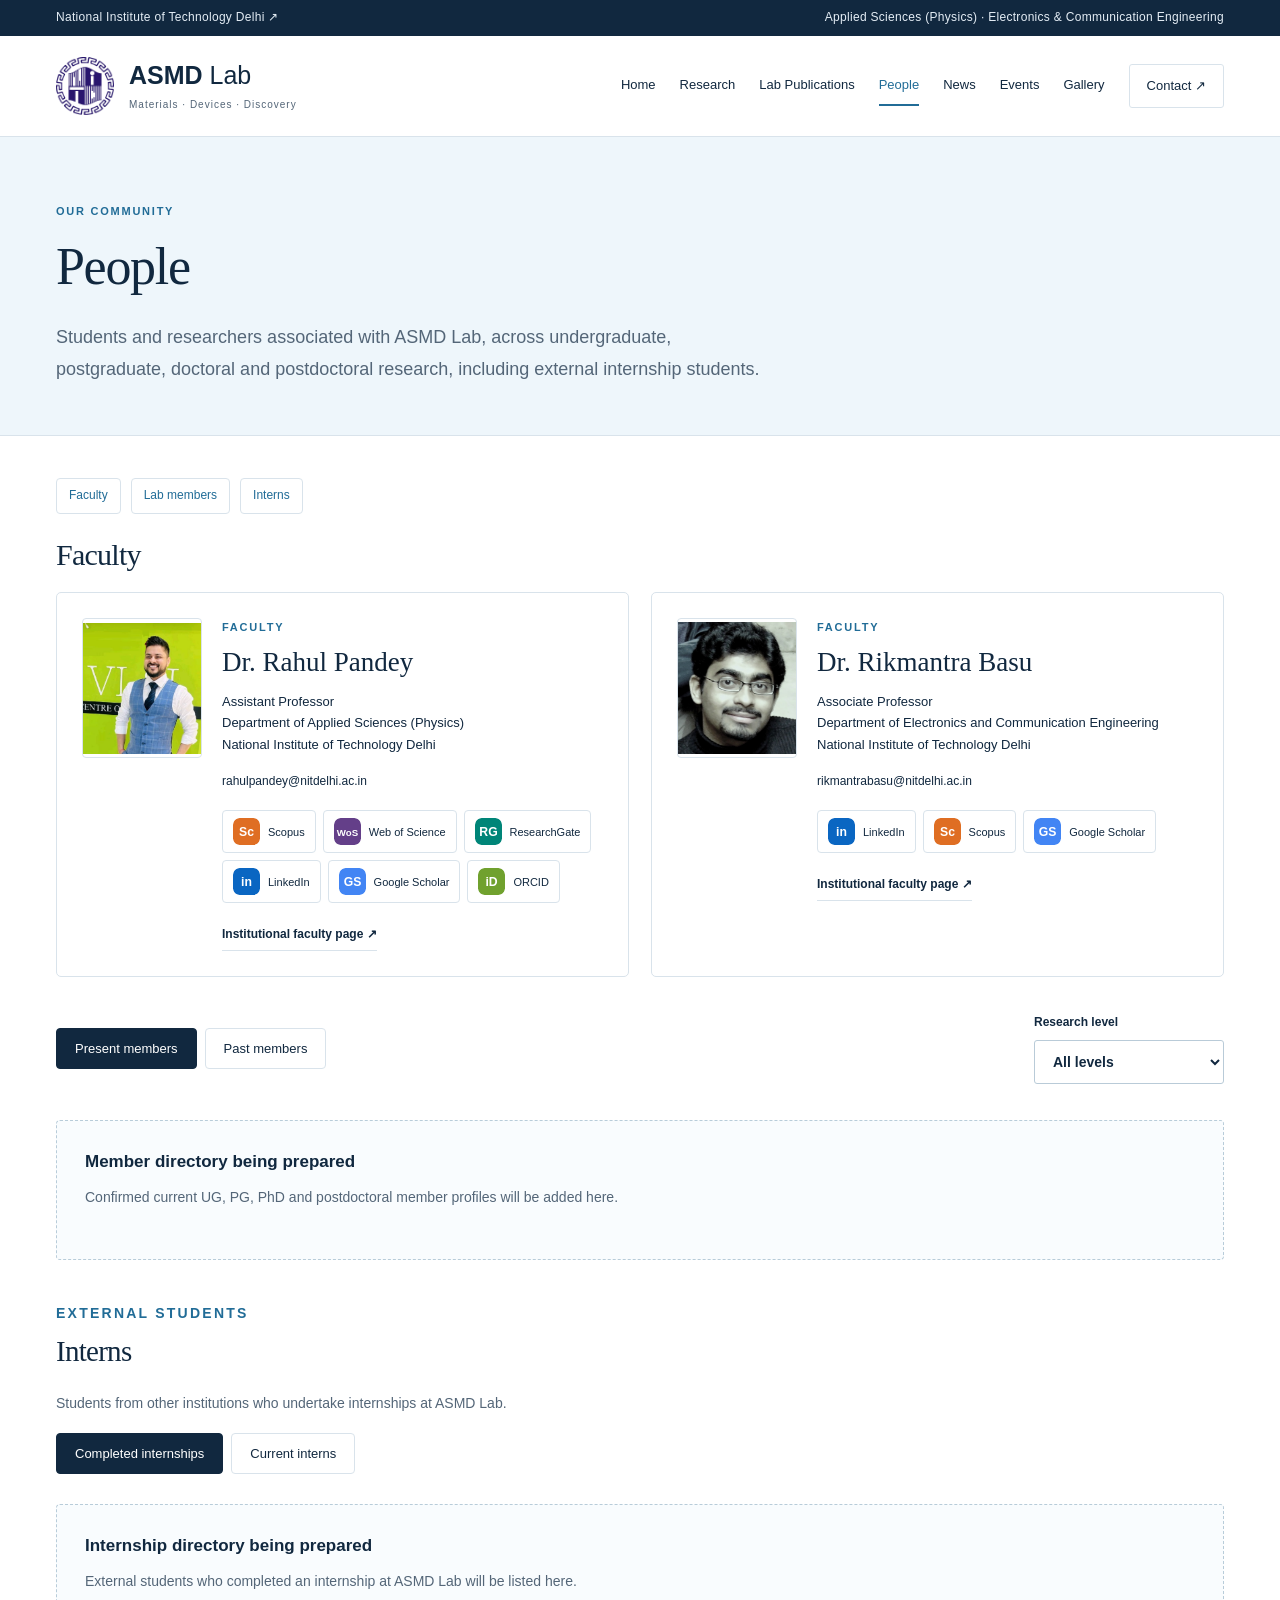
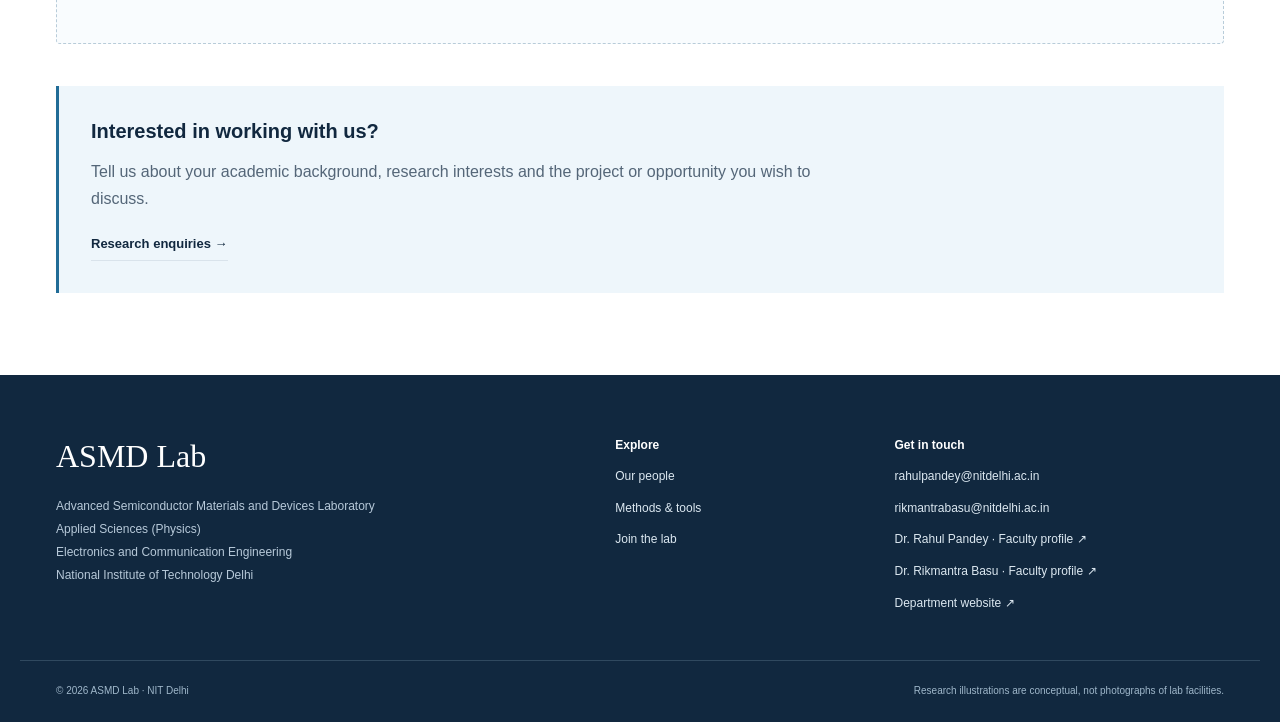
<file: people.html>
<!doctype html><html lang="en"><head><meta charset="utf-8"><meta name="viewport" content="width=device-width,initial-scale=1"><meta name="description" content="ASMD Lab at NIT Delhi: semiconductor materials, photovoltaic devices, research publications and people. Faculty: Dr. Rahul Pandey and Dr. Rikmantra Basu."><meta name="theme-color" content="#11283f"><title>People | ASMD Lab · NIT Delhi</title><link rel="icon" type="image/png" href="assets/nit-delhi-logo.png"><link rel="stylesheet" href="styles.css?v=abf9ae5d8c"><script defer src="content.js?v=212a103db5"></script><script defer src="app.js?v=e1c0207263"></script></head><body><a class="skip" href="#main">Skip to content</a><div class="institution"><div class="wrap"><a href="https://nitdelhi.ac.in/" target="_blank" rel="noopener noreferrer">National Institute of Technology Delhi ↗</a><span>Applied Sciences (Physics) · Electronics &amp; Communication Engineering</span></div></div><header><div class="wrap nav"><a class="brand" href="index.html"><img src="assets/nit-delhi-logo.png" alt="NIT Delhi emblem"><span>ASMD<span class="brand-light"> Lab</span><small>Materials · Devices · Discovery</small></span></a><button class="menu-toggle" aria-expanded="false" aria-controls="main-nav">Menu <span aria-hidden="true">☰</span></button><nav id="main-nav" aria-label="Main navigation"><a href="index.html">Home</a><a href="research.html">Research</a><a href="publications.html">Lab Publications</a><a href="people.html" aria-current="page">People</a><a href="news.html">News</a><a href="events.html">Events</a><a href="gallery.html">Gallery</a><a class="nav-contact" href="contact.html">Contact ↗</a></nav></div></header><main id="main"><section class="page-intro"><div class="wrap"><p class="eyebrow">OUR COMMUNITY</p><h1>People</h1><p class="lead">Students and researchers associated with ASMD Lab, across undergraduate, postgraduate, doctoral and postdoctoral research, including external internship students.</p></div></section><section class="section compact"><div class="wrap"><div class="people-shortcuts" aria-label="People sections"><a href="#faculty">Faculty</a><a href="#lab-members">Lab members</a><a href="#interns">Interns</a></div><section class="faculty-section" id="faculty" aria-labelledby="faculty-heading"><h2 id="faculty-heading">Faculty</h2><div class="faculty-grid"><article class="faculty-card" id="rahul-pandey"><a class="faculty-photo-link" href="https://faculty.nitdelhi.ac.in/RahulPandey/profile" target="_blank" rel="noopener noreferrer" aria-label="Official faculty profile of Dr. Rahul Pandey"><img class="faculty-photo" src="assets/rahul-pandey.png" alt="Dr. Rahul Pandey" width="120" height="140" loading="lazy"></a><div class="faculty-info"><p class="eyebrow">FACULTY</p><h3><a href="https://faculty.nitdelhi.ac.in/RahulPandey/profile" target="_blank" rel="noopener noreferrer">Dr. Rahul Pandey</a></h3><p class="faculty-role">Assistant Professor<br>Department of Applied Sciences (Physics)<br>National Institute of Technology Delhi</p><a class="faculty-email" href="mailto:rahulpandey@nitdelhi.ac.in">rahulpandey@nitdelhi.ac.in</a><div class="profiles" data-profiles="rahul"></div><a class="text-link" href="https://faculty.nitdelhi.ac.in/RahulPandey/profile" target="_blank" rel="noopener noreferrer">Institutional faculty page ↗</a></div></article><article class="faculty-card" id="rikmantra-basu"><a class="faculty-photo-link" href="https://faculty.nitdelhi.ac.in/RikmantraBasu/profile" target="_blank" rel="noopener noreferrer" aria-label="Official faculty profile of Dr. Rikmantra Basu"><img class="faculty-photo" src="assets/rikmantra-basu.png" alt="Dr. Rikmantra Basu" width="120" height="140" loading="lazy"></a><div class="faculty-info"><p class="eyebrow">FACULTY</p><h3><a href="https://faculty.nitdelhi.ac.in/RikmantraBasu/profile" target="_blank" rel="noopener noreferrer">Dr. Rikmantra Basu</a></h3><p class="faculty-role">Associate Professor<br>Department of Electronics and Communication Engineering<br>National Institute of Technology Delhi</p><a class="faculty-email" href="mailto:rikmantrabasu@nitdelhi.ac.in">rikmantrabasu@nitdelhi.ac.in</a><div class="profiles" data-profiles="basu"></div><a class="text-link" href="https://faculty.nitdelhi.ac.in/RikmantraBasu/profile" target="_blank" rel="noopener noreferrer">Institutional faculty page ↗</a></div></article></div></section><div class="member-controls" id="lab-members"><div class="tabs" role="group" aria-label="Member status"><button data-status="present" aria-pressed="true">Present members</button><button data-status="past" aria-pressed="false">Past members</button></div><label>Research level<select id="member-level"><option value="all">All levels</option><option value="UG">UG</option><option value="PG">PG</option><option value="PhD">PhD</option><option value="Post-Doc">Post-Docs</option></select></label></div><div id="member-list"></div><section class="intern-section" id="interns" aria-labelledby="intern-heading"><p class="eyebrow">EXTERNAL STUDENTS</p><h2 id="intern-heading">Interns</h2><p>Students from other institutions who undertake internships at ASMD Lab.</p><div class="tabs" role="group" aria-label="Internship status"><button data-intern-status="completed" aria-pressed="true">Completed internships</button><button data-intern-status="ongoing" aria-pressed="false">Current interns</button></div><div id="intern-list"></div></section><div class="callout"><h3>Interested in working with us?</h3><p>Tell us about your academic background, research interests and the project or opportunity you wish to discuss.</p><a class="text-link" href="contact.html#join">Research enquiries →</a></div></div></section></main><footer><div class="wrap foot-grid"><div><a class="foot-brand" href="index.html">ASMD Lab</a><p>Advanced Semiconductor Materials and Devices Laboratory<br>Applied Sciences (Physics)<br>Electronics and Communication Engineering<br>National Institute of Technology Delhi</p></div><div><h3>Explore</h3><a href="people.html">Our people</a><a href="research.html#methods">Methods & tools</a><a href="contact.html#join">Join the lab</a></div><div><h3>Get in touch</h3><a href="mailto:rahulpandey@nitdelhi.ac.in">rahulpandey@nitdelhi.ac.in</a><a href="mailto:rikmantrabasu@nitdelhi.ac.in">rikmantrabasu@nitdelhi.ac.in</a><a href="https://faculty.nitdelhi.ac.in/RahulPandey/profile" target="_blank" rel="noopener noreferrer">Dr. Rahul Pandey · Faculty profile ↗</a><a href="https://faculty.nitdelhi.ac.in/RikmantraBasu/profile" target="_blank" rel="noopener noreferrer">Dr. Rikmantra Basu · Faculty profile ↗</a><a href="https://ashm.nitdelhi.ac.in/" target="_blank" rel="noopener noreferrer">Department website ↗</a></div></div><div class="wrap foot-bottom"><span>© 2026 ASMD Lab · NIT Delhi</span><span>Research illustrations are conceptual, not photographs of lab facilities.</span></div></footer><button class="back-top" aria-label="Back to top" hidden>↑</button></body></html>
</file>
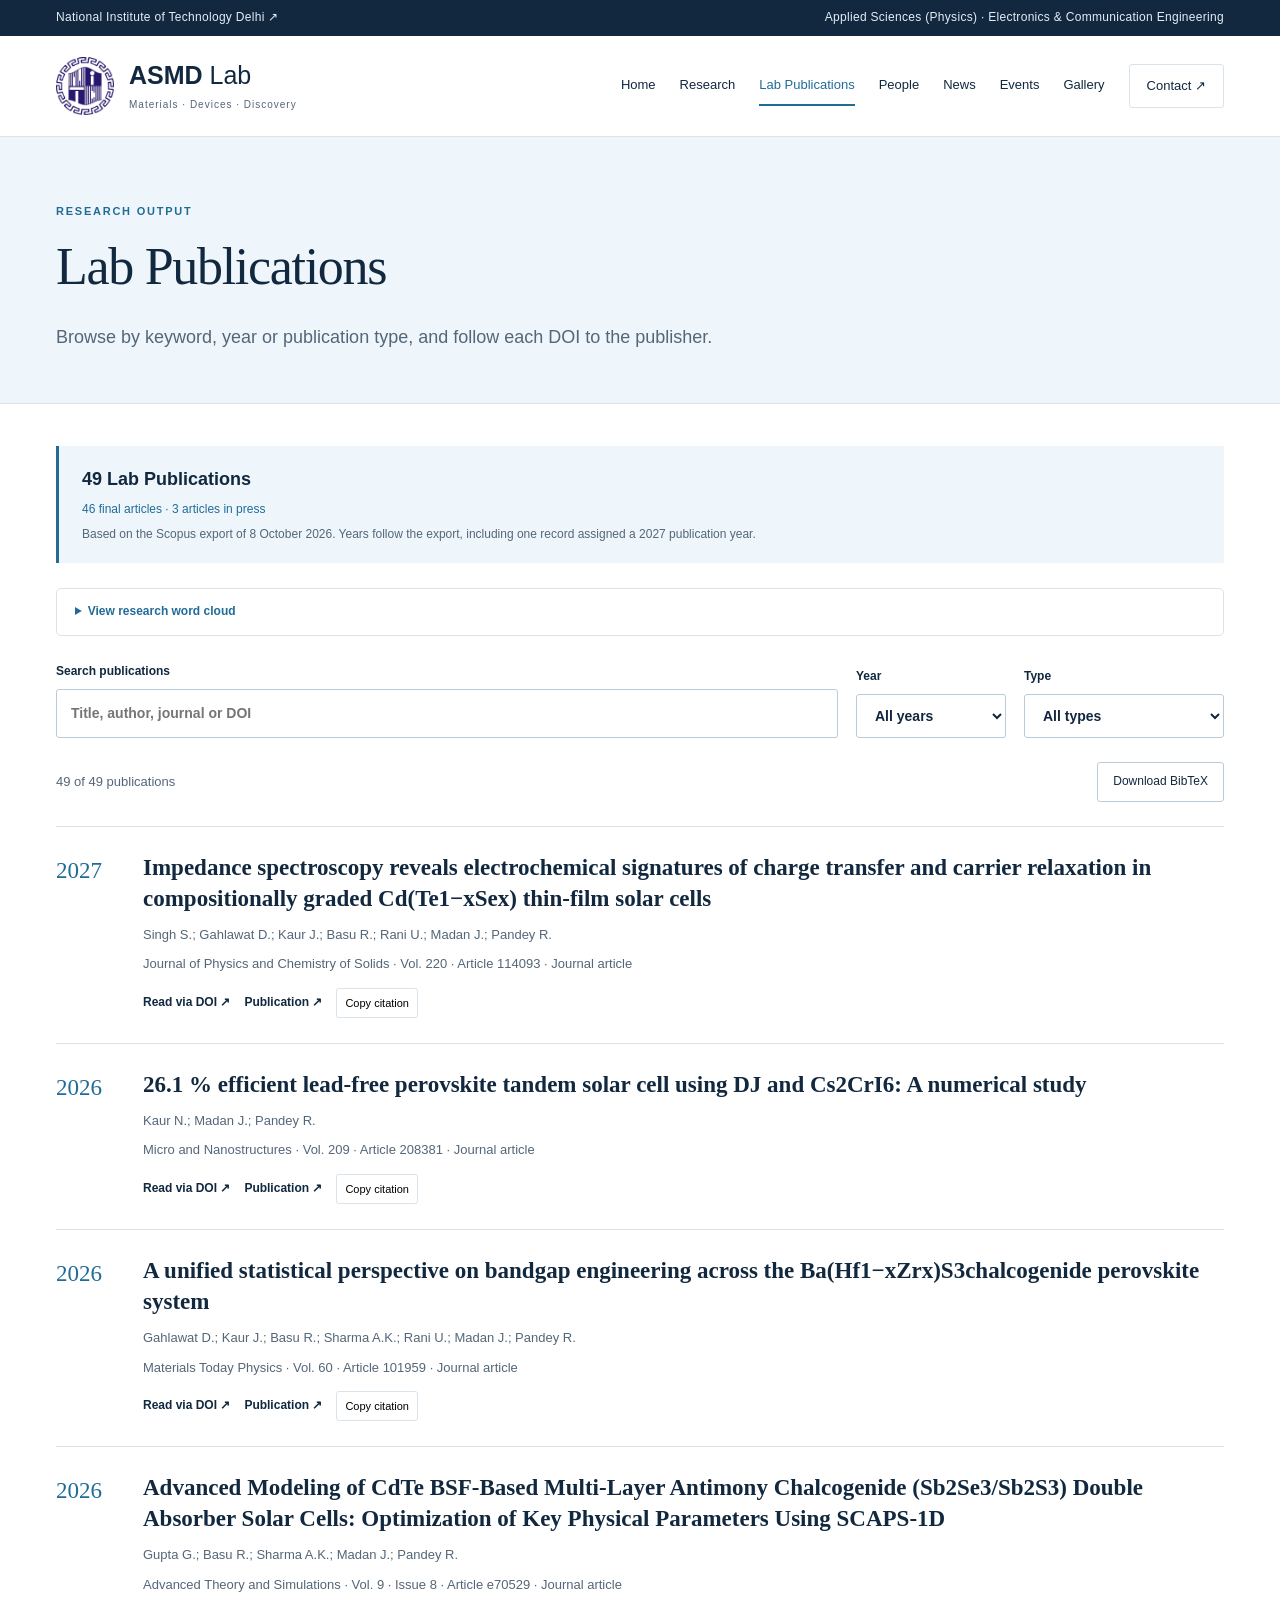
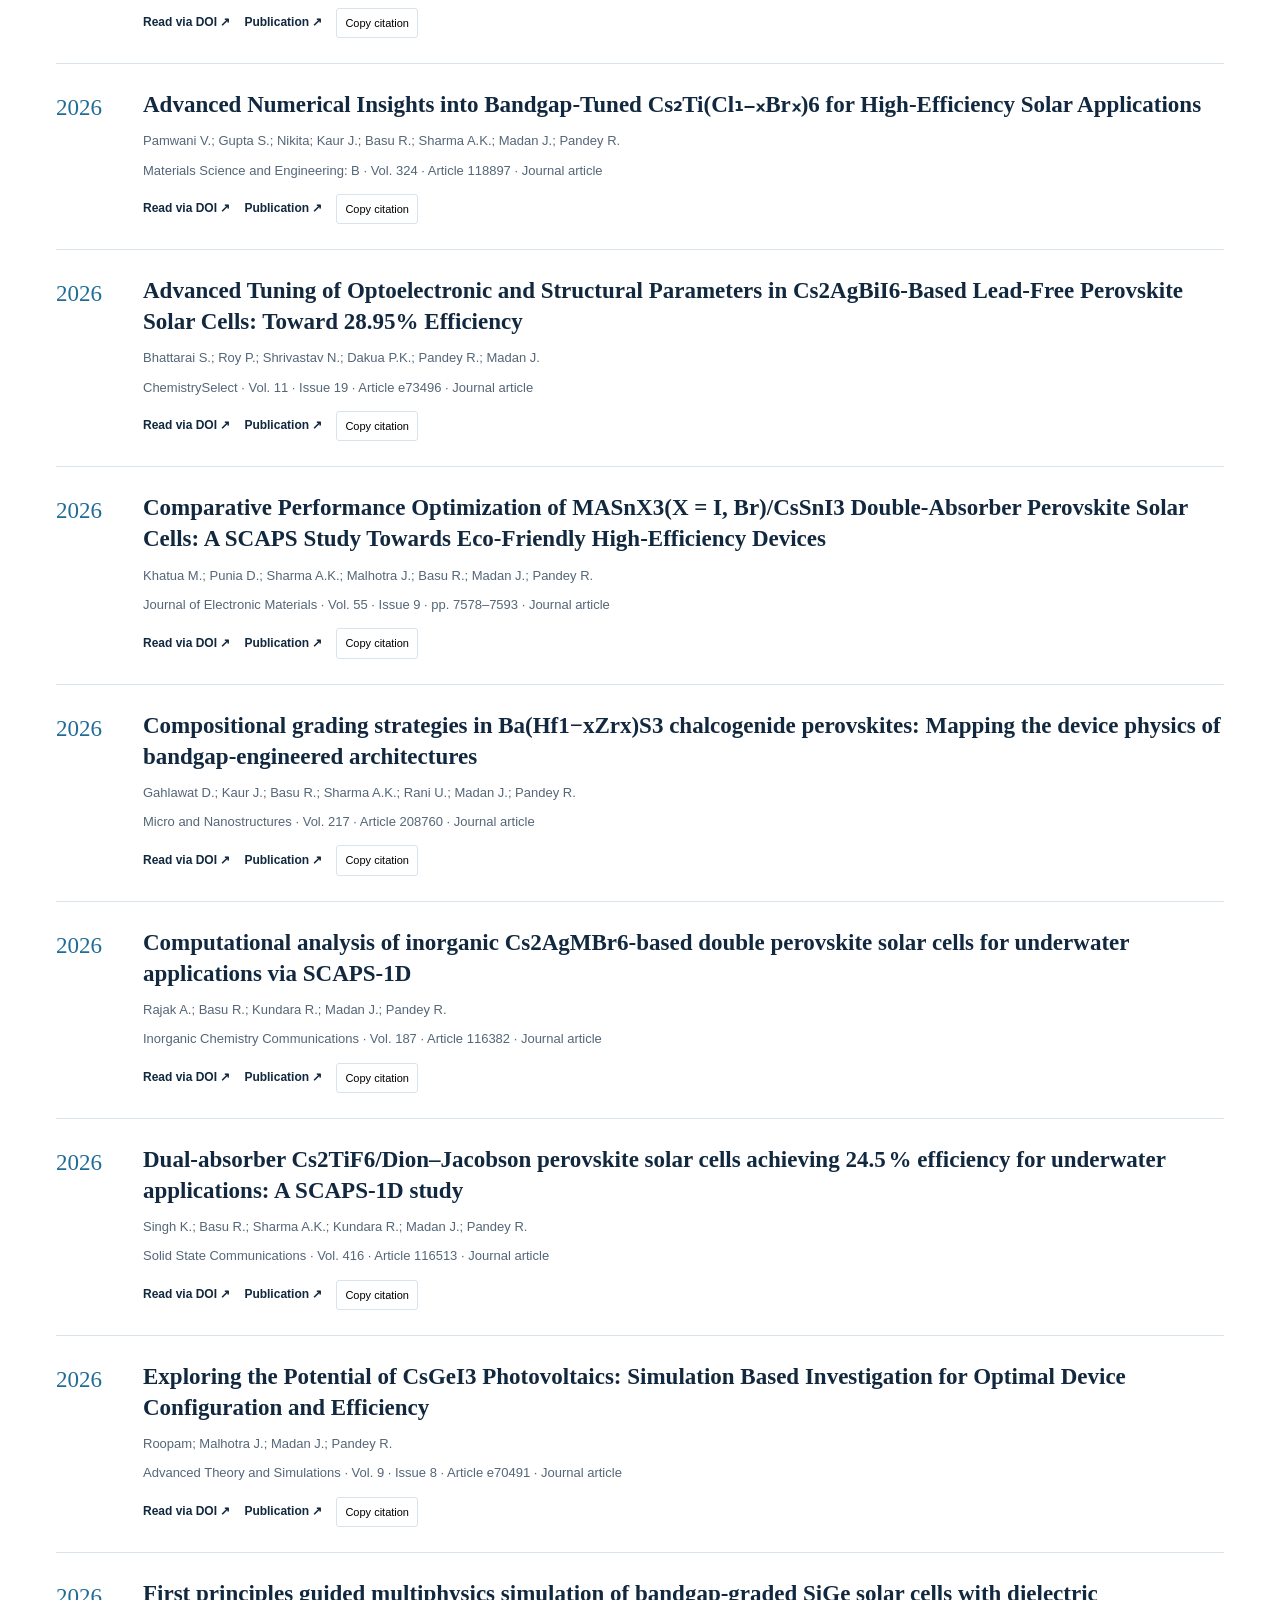
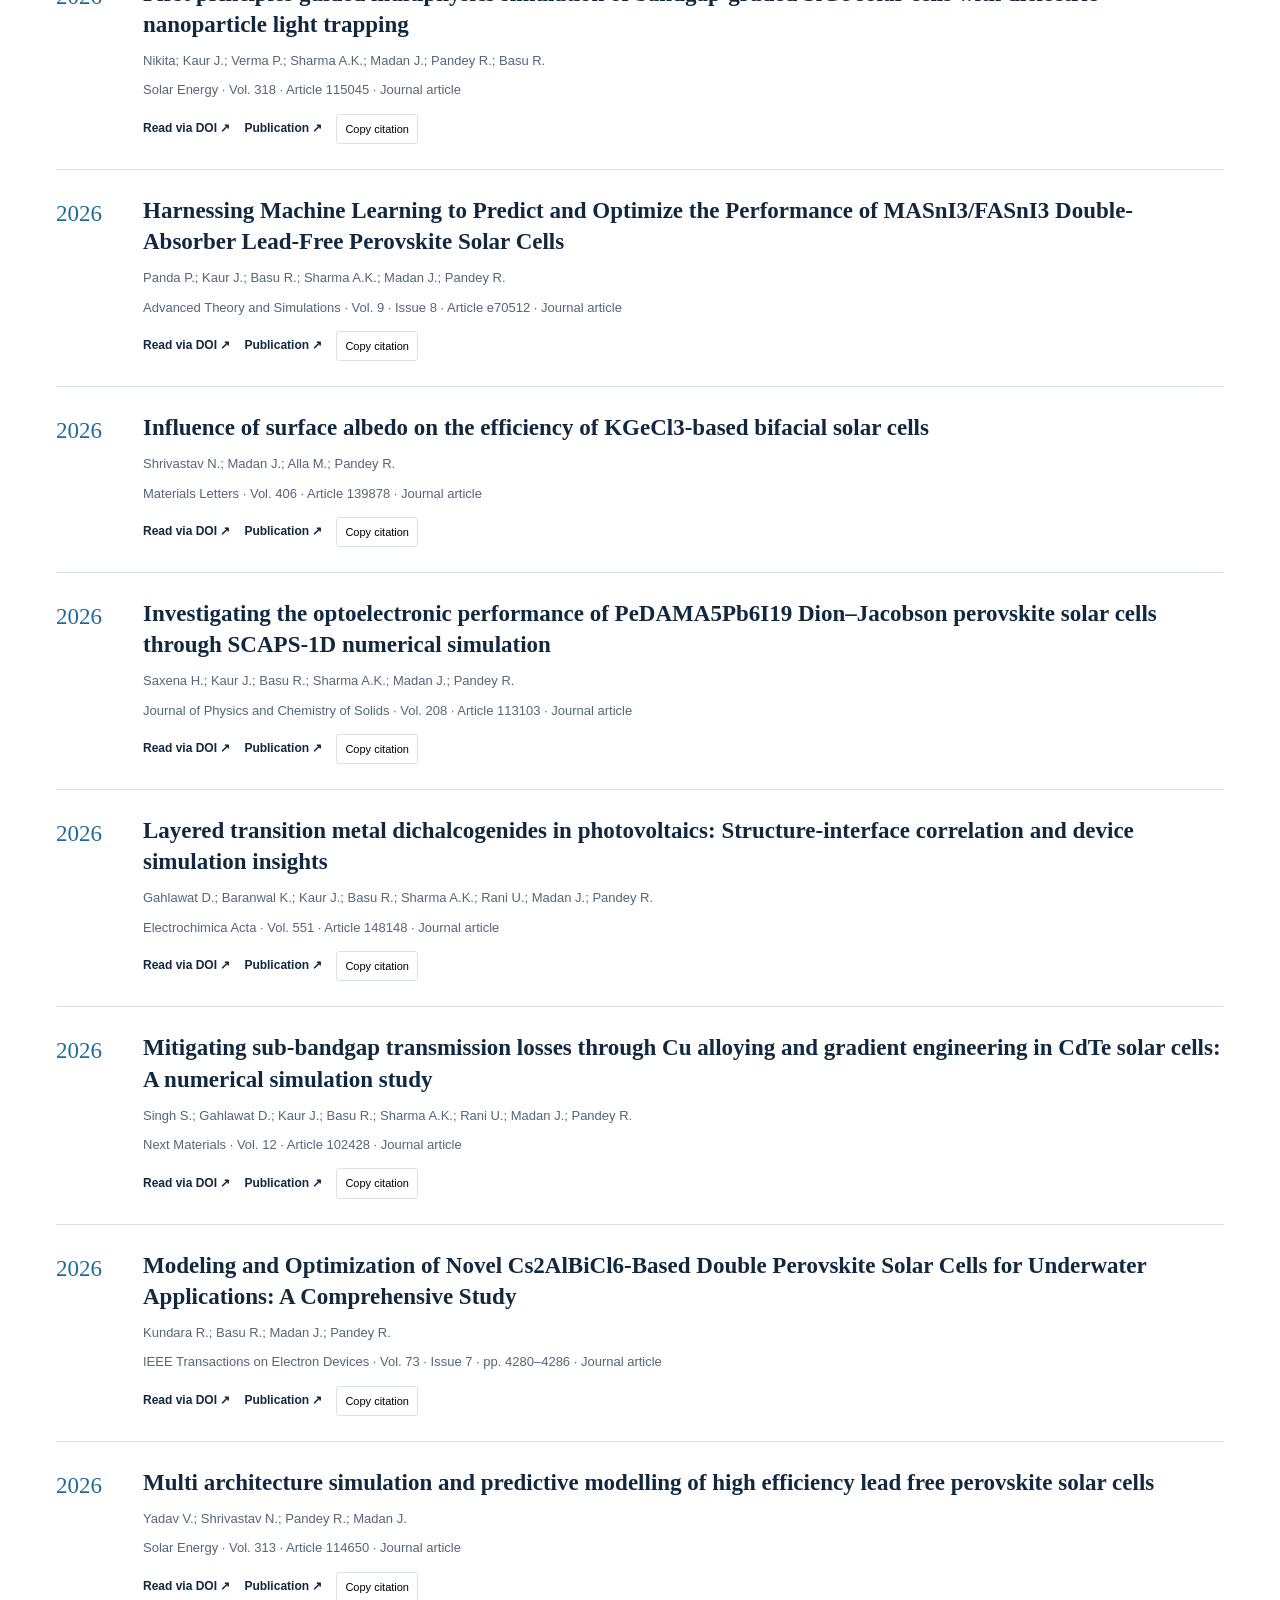
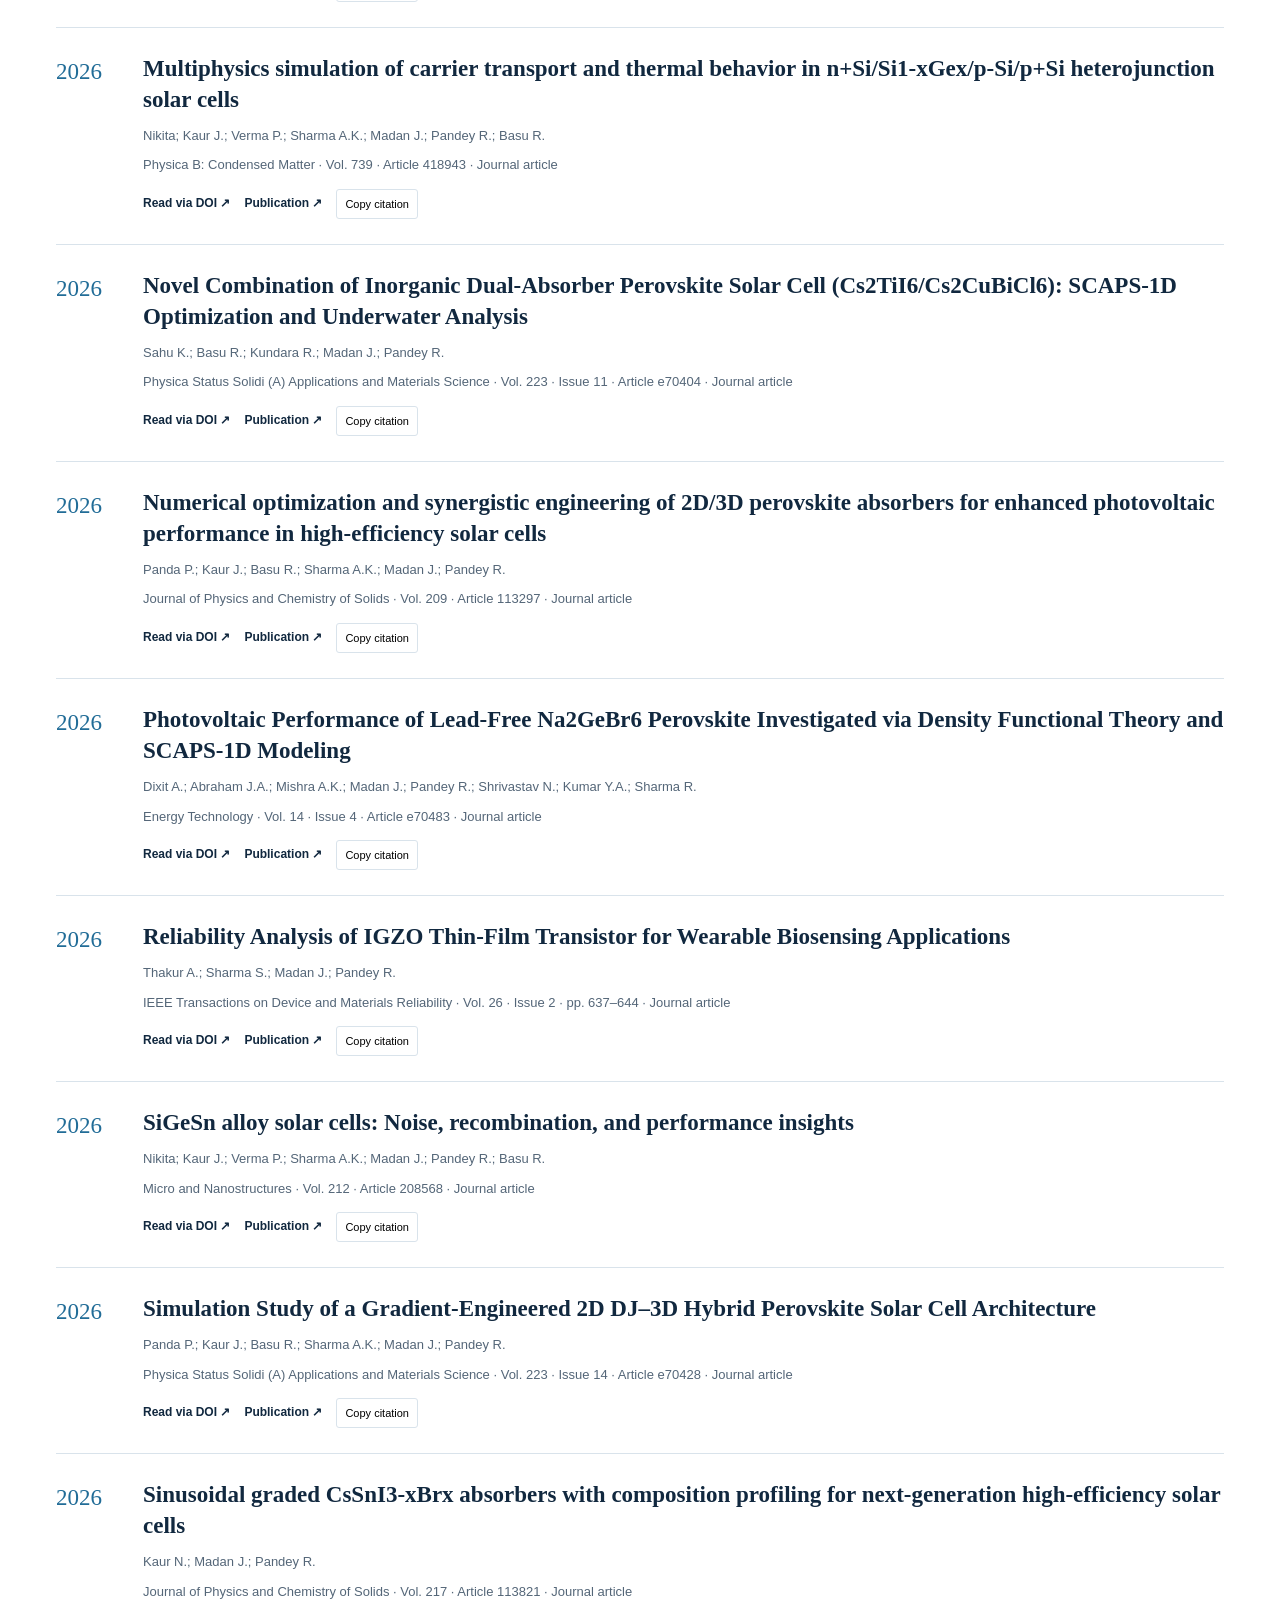
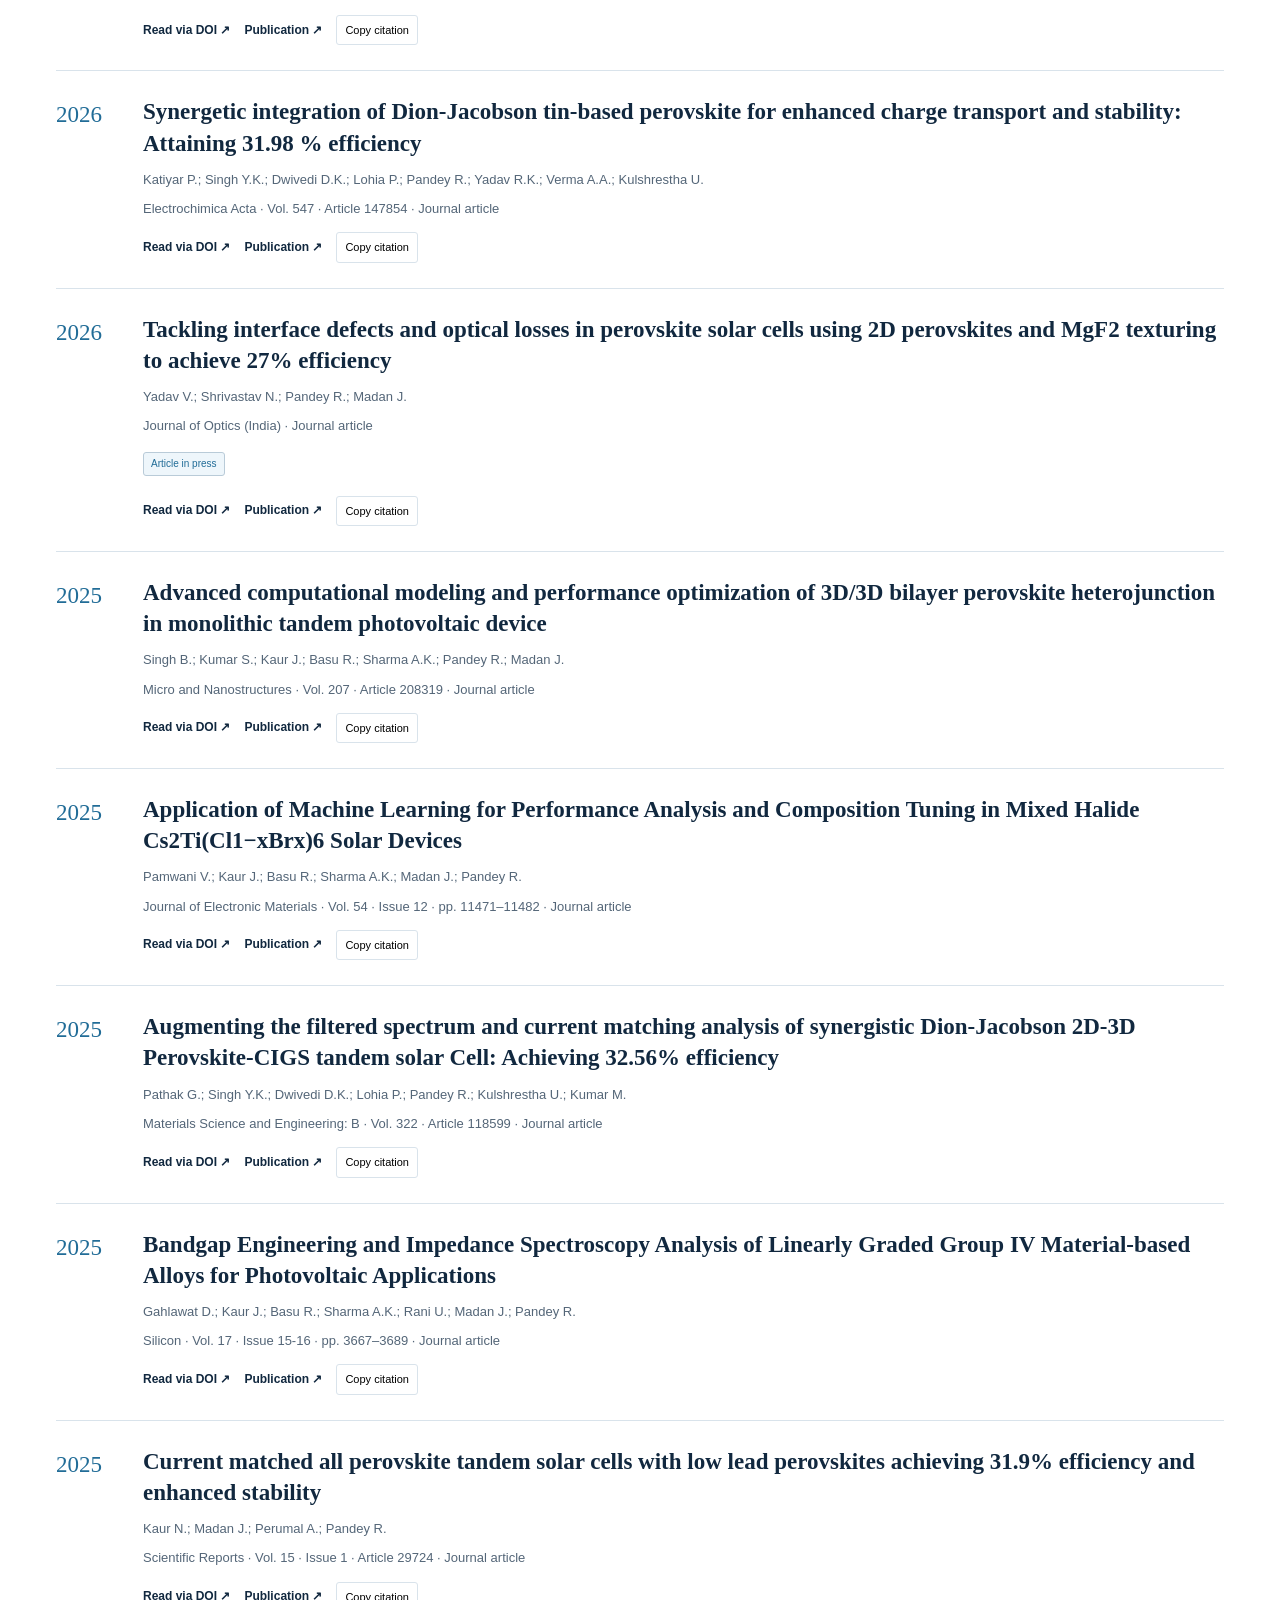
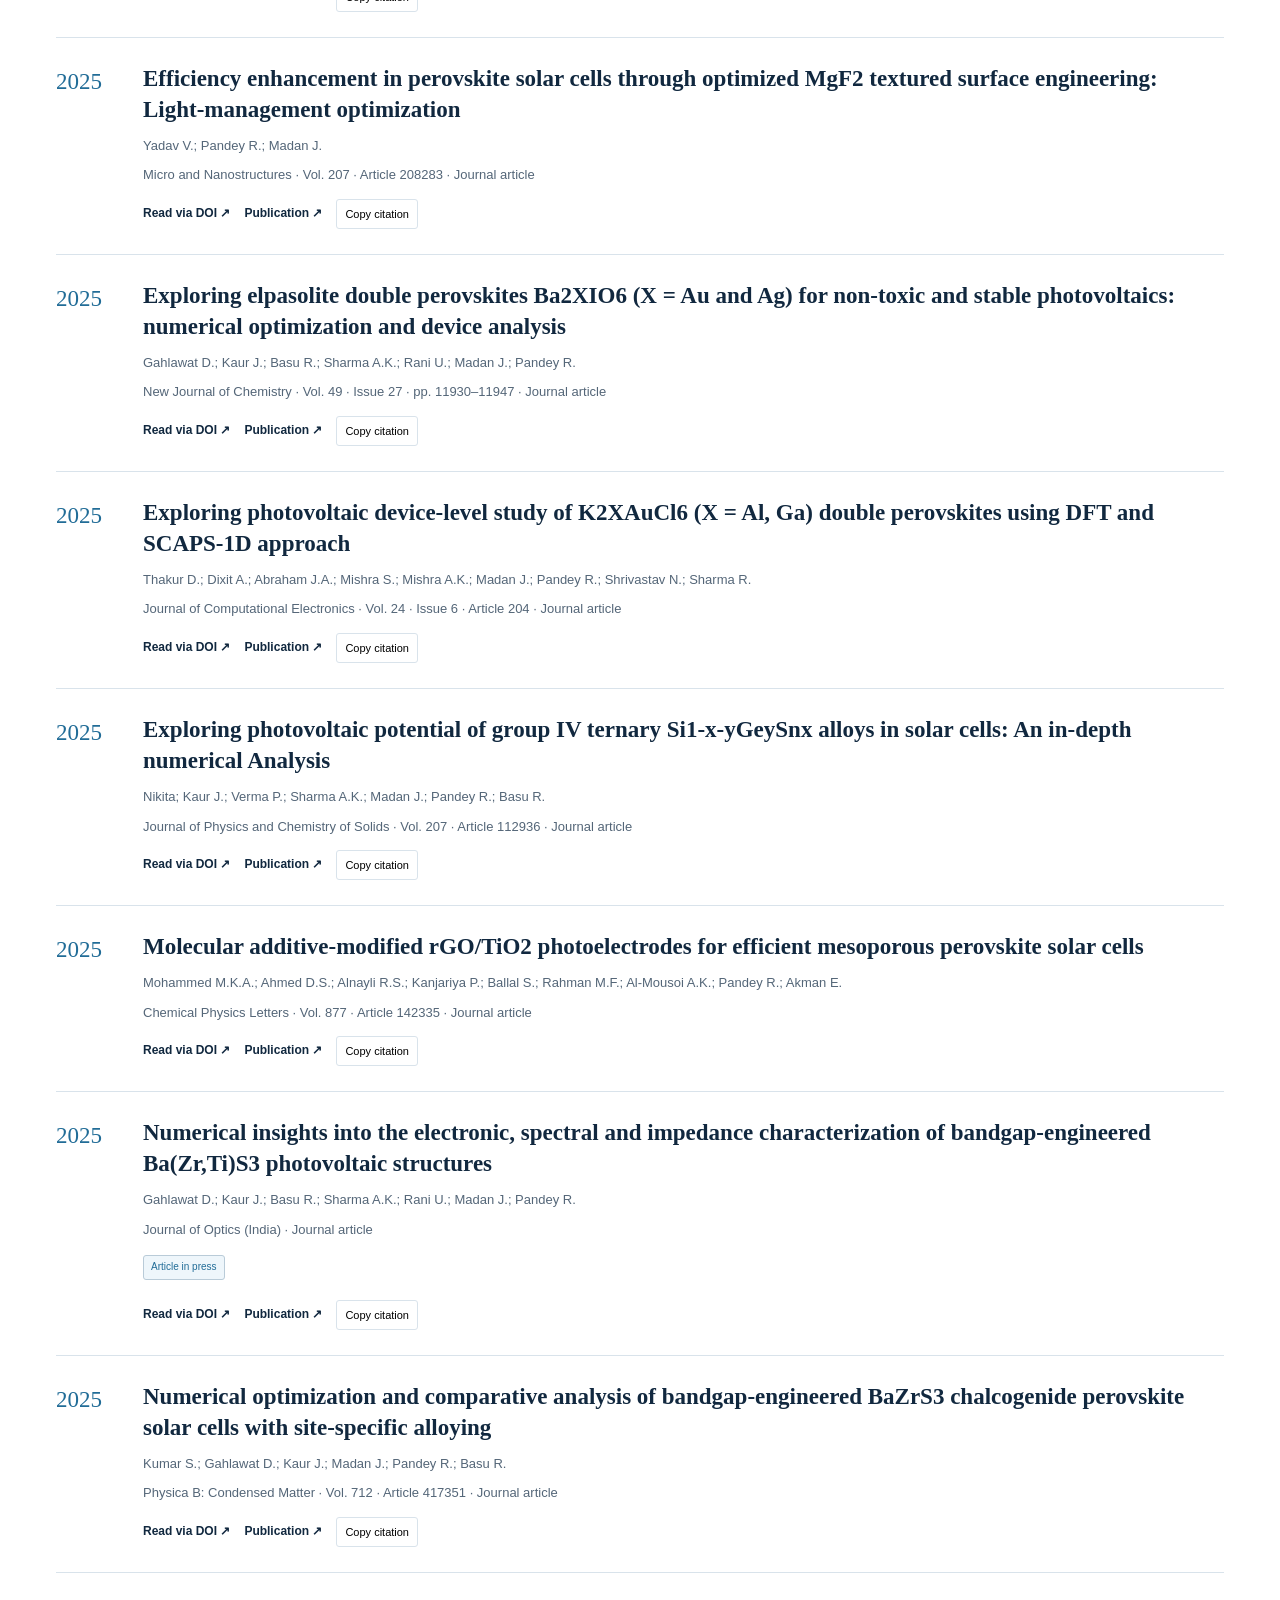
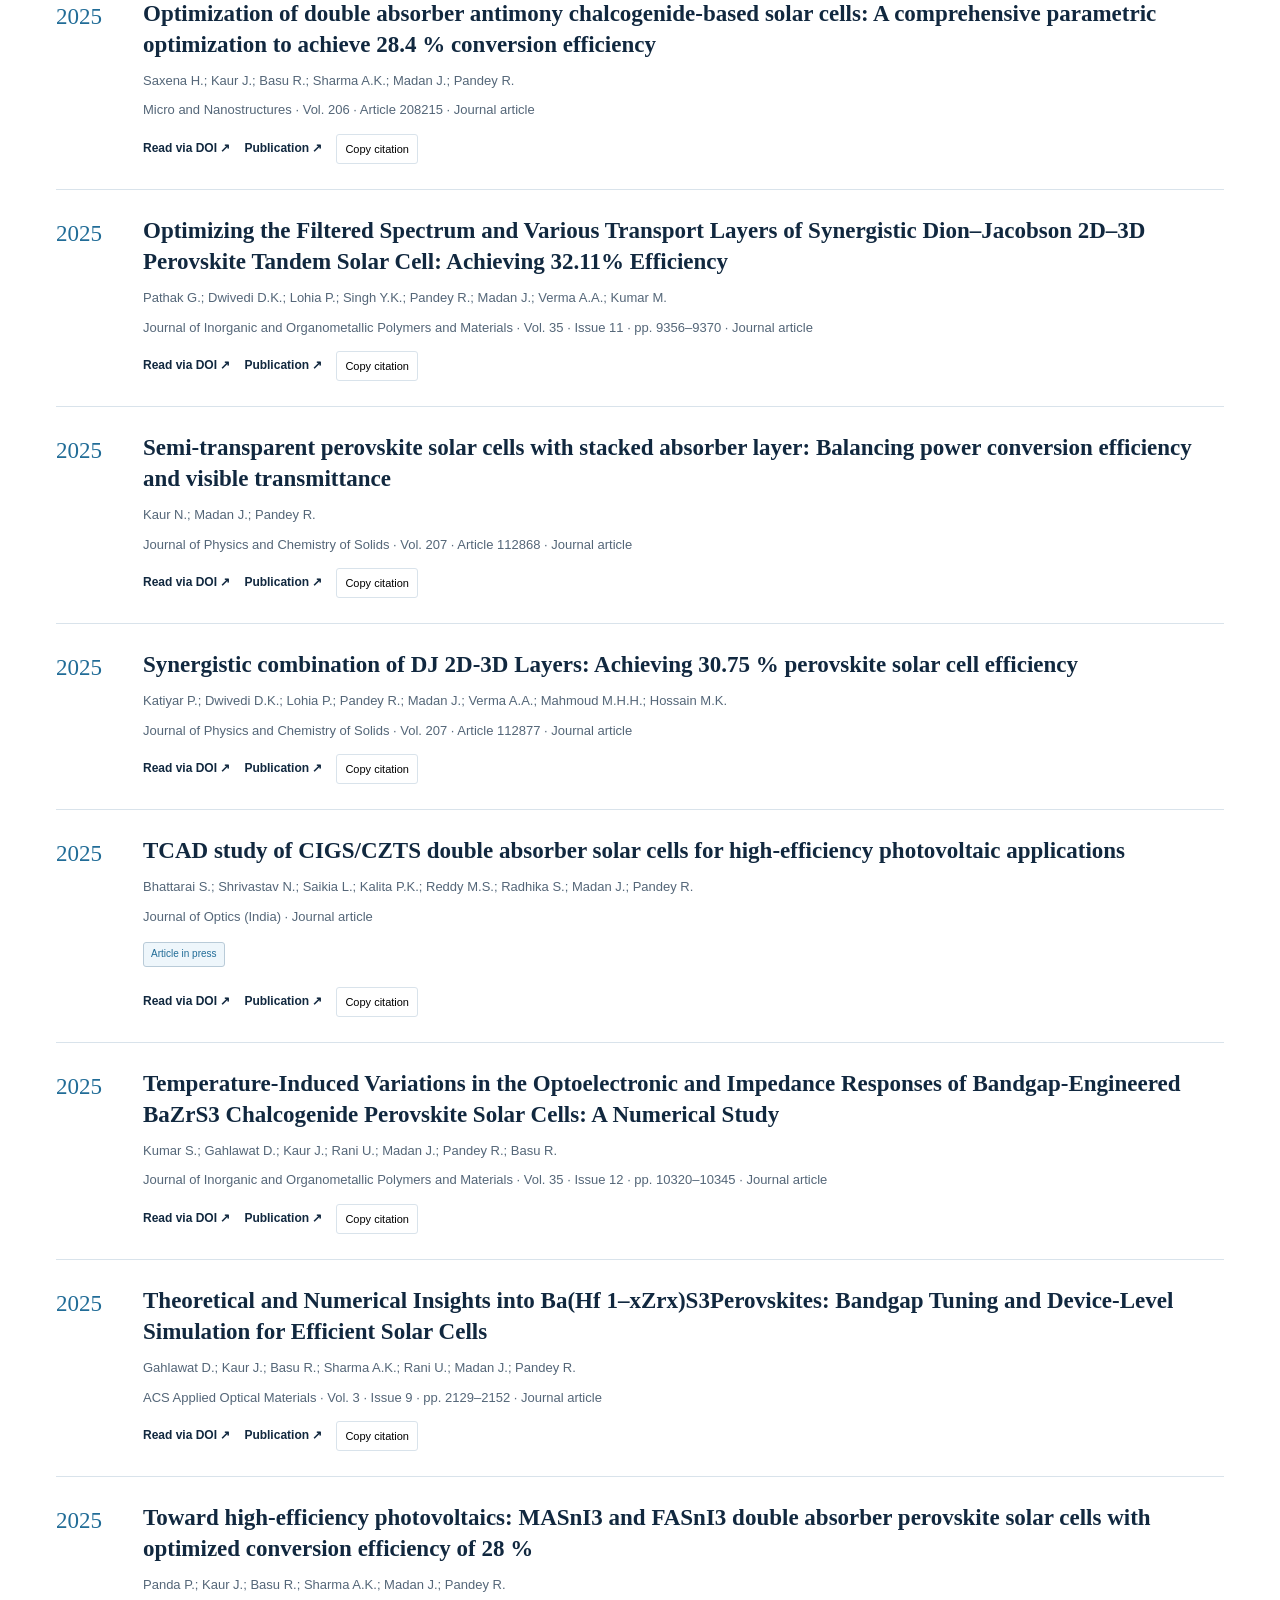
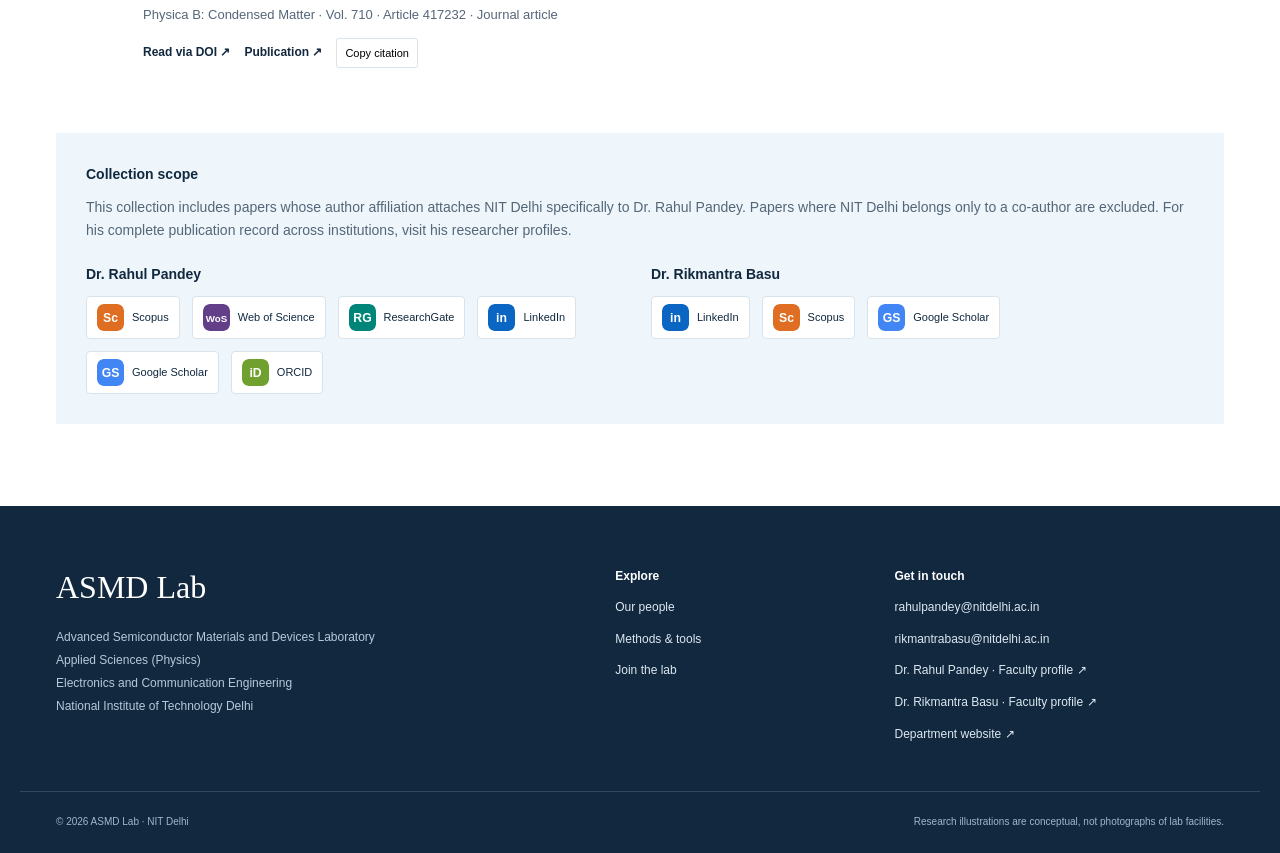
<file: publications.html>
<!doctype html><html lang="en"><head><meta charset="utf-8"><meta name="viewport" content="width=device-width,initial-scale=1"><meta name="description" content="ASMD Lab at NIT Delhi: semiconductor materials, photovoltaic devices, research publications and people. Faculty: Dr. Rahul Pandey and Dr. Rikmantra Basu."><meta name="theme-color" content="#11283f"><title>Lab Publications | ASMD Lab · NIT Delhi</title><link rel="icon" type="image/png" href="assets/nit-delhi-logo.png"><link rel="stylesheet" href="styles.css?v=abf9ae5d8c"><script defer src="content.js?v=212a103db5"></script><script defer src="app.js?v=e1c0207263"></script></head><body><a class="skip" href="#main">Skip to content</a><div class="institution"><div class="wrap"><a href="https://nitdelhi.ac.in/" target="_blank" rel="noopener noreferrer">National Institute of Technology Delhi ↗</a><span>Applied Sciences (Physics) · Electronics &amp; Communication Engineering</span></div></div><header><div class="wrap nav"><a class="brand" href="index.html"><img src="assets/nit-delhi-logo.png" alt="NIT Delhi emblem"><span>ASMD<span class="brand-light"> Lab</span><small>Materials · Devices · Discovery</small></span></a><button class="menu-toggle" aria-expanded="false" aria-controls="main-nav">Menu <span aria-hidden="true">☰</span></button><nav id="main-nav" aria-label="Main navigation"><a href="index.html">Home</a><a href="research.html">Research</a><a href="publications.html" aria-current="page">Lab Publications</a><a href="people.html">People</a><a href="news.html">News</a><a href="events.html">Events</a><a href="gallery.html">Gallery</a><a class="nav-contact" href="contact.html">Contact ↗</a></nav></div></header><main id="main"><section class="page-intro"><div class="wrap"><p class="eyebrow">RESEARCH OUTPUT</p><h1>Lab Publications</h1><p class="lead">Browse by keyword, year or publication type, and follow each DOI to the publisher.</p></div></section><section class="section compact"><div class="wrap"><div class="publication-summary"><strong>49 Lab Publications</strong><span>46 final articles · 3 articles in press</span><p>Based on the Scopus export of 8 October 2026. Years follow the export, including one record assigned a 2027 publication year.</p></div><details class="cloud-disclosure"><summary>View research word cloud</summary><div class="cloud-panel" data-cloud="publications"></div></details><div class="filters"><label class="search-label">Search publications<input type="search" id="pub-search" placeholder="Title, author, journal or DOI"></label><label>Year<select id="pub-year"><option value="all">All years</option></select></label><label>Type<select id="pub-type"><option value="all">All types</option><option>Journal article</option><option>Conference paper</option><option>Review</option><option>Book chapter</option></select></label></div><div class="result-row"><p id="pub-count" role="status" aria-live="polite"></p><button class="outline" id="export-bib" disabled>Download BibTeX</button></div><div id="publication-list"></div><div class="scope-note"><strong>Collection scope</strong><p>This collection includes papers whose author affiliation attaches NIT Delhi specifically to Dr. Rahul Pandey. Papers where NIT Delhi belongs only to a co-author are excluded. For his complete publication record across institutions, visit his researcher profiles.</p><div class="faculty-profile-groups"><div><strong>Dr. Rahul Pandey</strong><div class="profiles" data-profiles="rahul"></div></div><div><strong>Dr. Rikmantra Basu</strong><div class="profiles" data-profiles="basu"></div></div></div></div></div></section></main><footer><div class="wrap foot-grid"><div><a class="foot-brand" href="index.html">ASMD Lab</a><p>Advanced Semiconductor Materials and Devices Laboratory<br>Applied Sciences (Physics)<br>Electronics and Communication Engineering<br>National Institute of Technology Delhi</p></div><div><h3>Explore</h3><a href="people.html">Our people</a><a href="research.html#methods">Methods & tools</a><a href="contact.html#join">Join the lab</a></div><div><h3>Get in touch</h3><a href="mailto:rahulpandey@nitdelhi.ac.in">rahulpandey@nitdelhi.ac.in</a><a href="mailto:rikmantrabasu@nitdelhi.ac.in">rikmantrabasu@nitdelhi.ac.in</a><a href="https://faculty.nitdelhi.ac.in/RahulPandey/profile" target="_blank" rel="noopener noreferrer">Dr. Rahul Pandey · Faculty profile ↗</a><a href="https://faculty.nitdelhi.ac.in/RikmantraBasu/profile" target="_blank" rel="noopener noreferrer">Dr. Rikmantra Basu · Faculty profile ↗</a><a href="https://ashm.nitdelhi.ac.in/" target="_blank" rel="noopener noreferrer">Department website ↗</a></div></div><div class="wrap foot-bottom"><span>© 2026 ASMD Lab · NIT Delhi</span><span>Research illustrations are conceptual, not photographs of lab facilities.</span></div></footer><button class="back-top" aria-label="Back to top" hidden>↑</button></body></html>
</file>
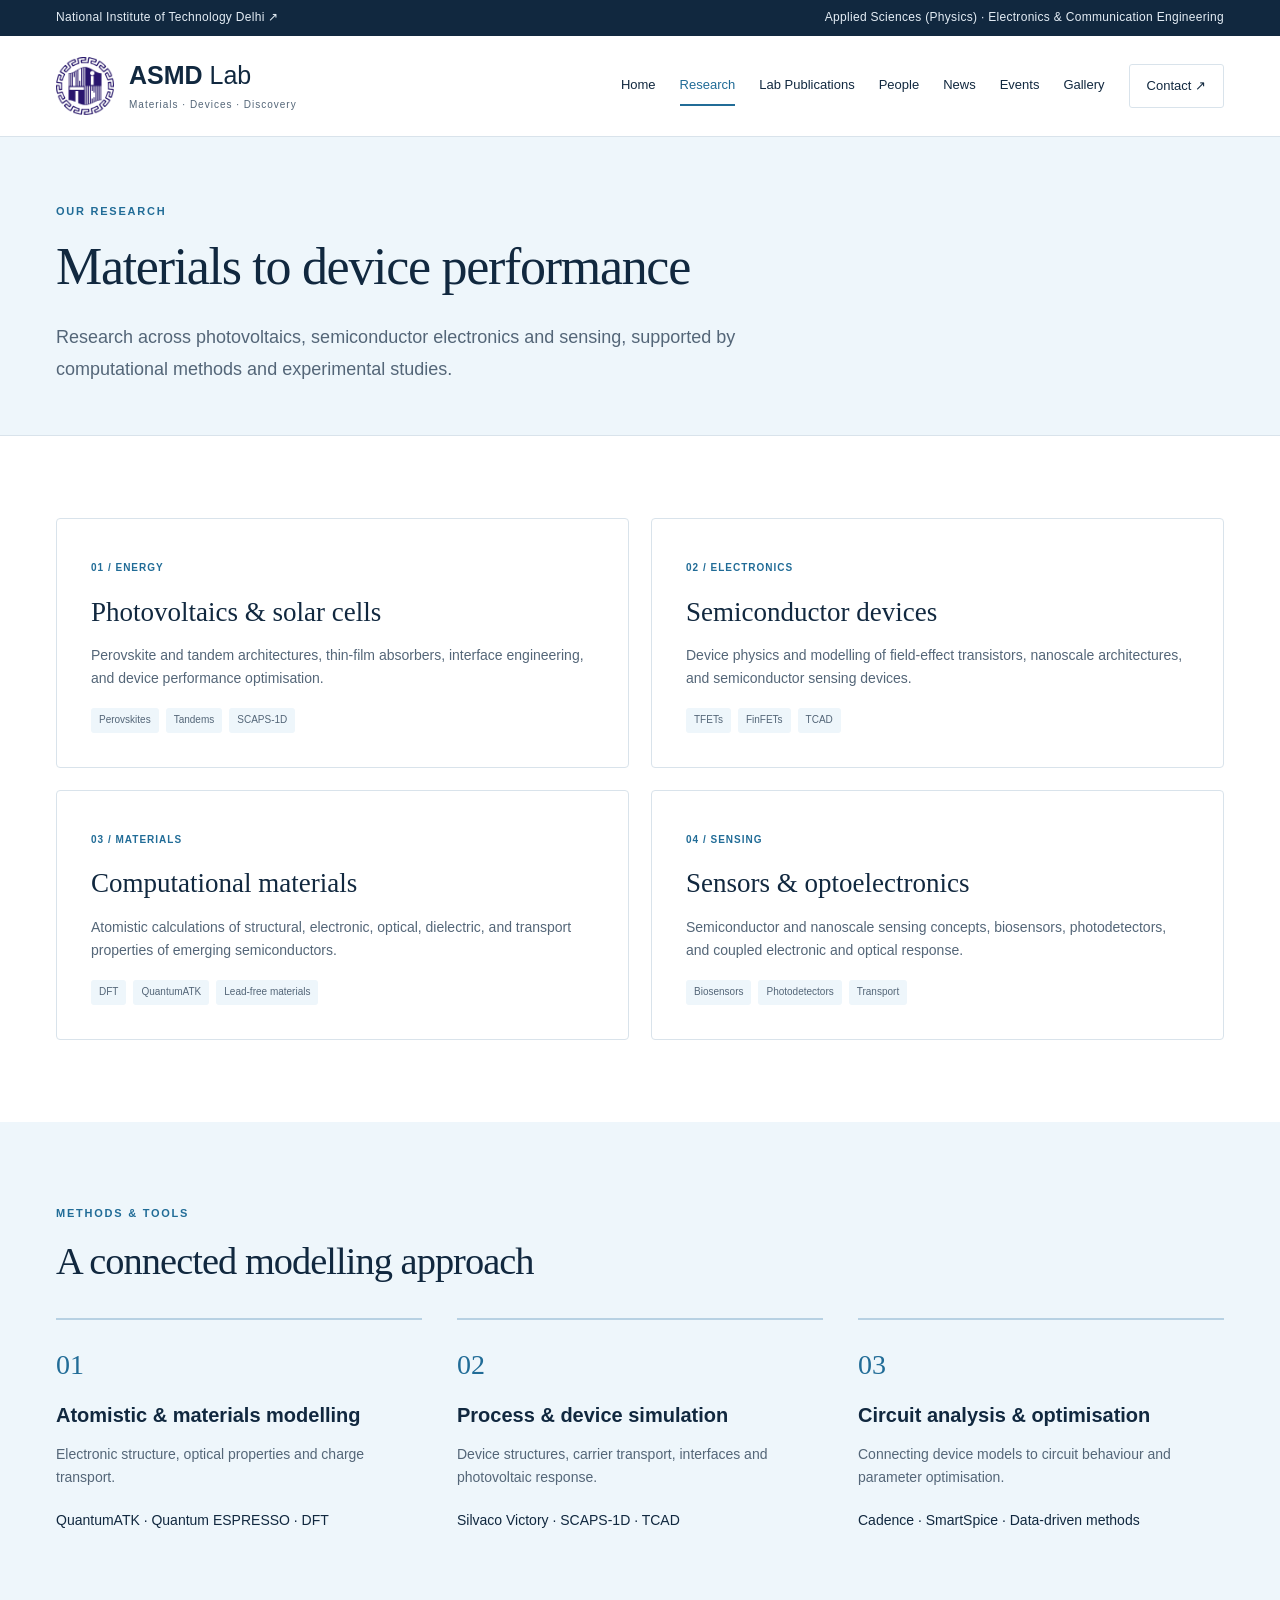
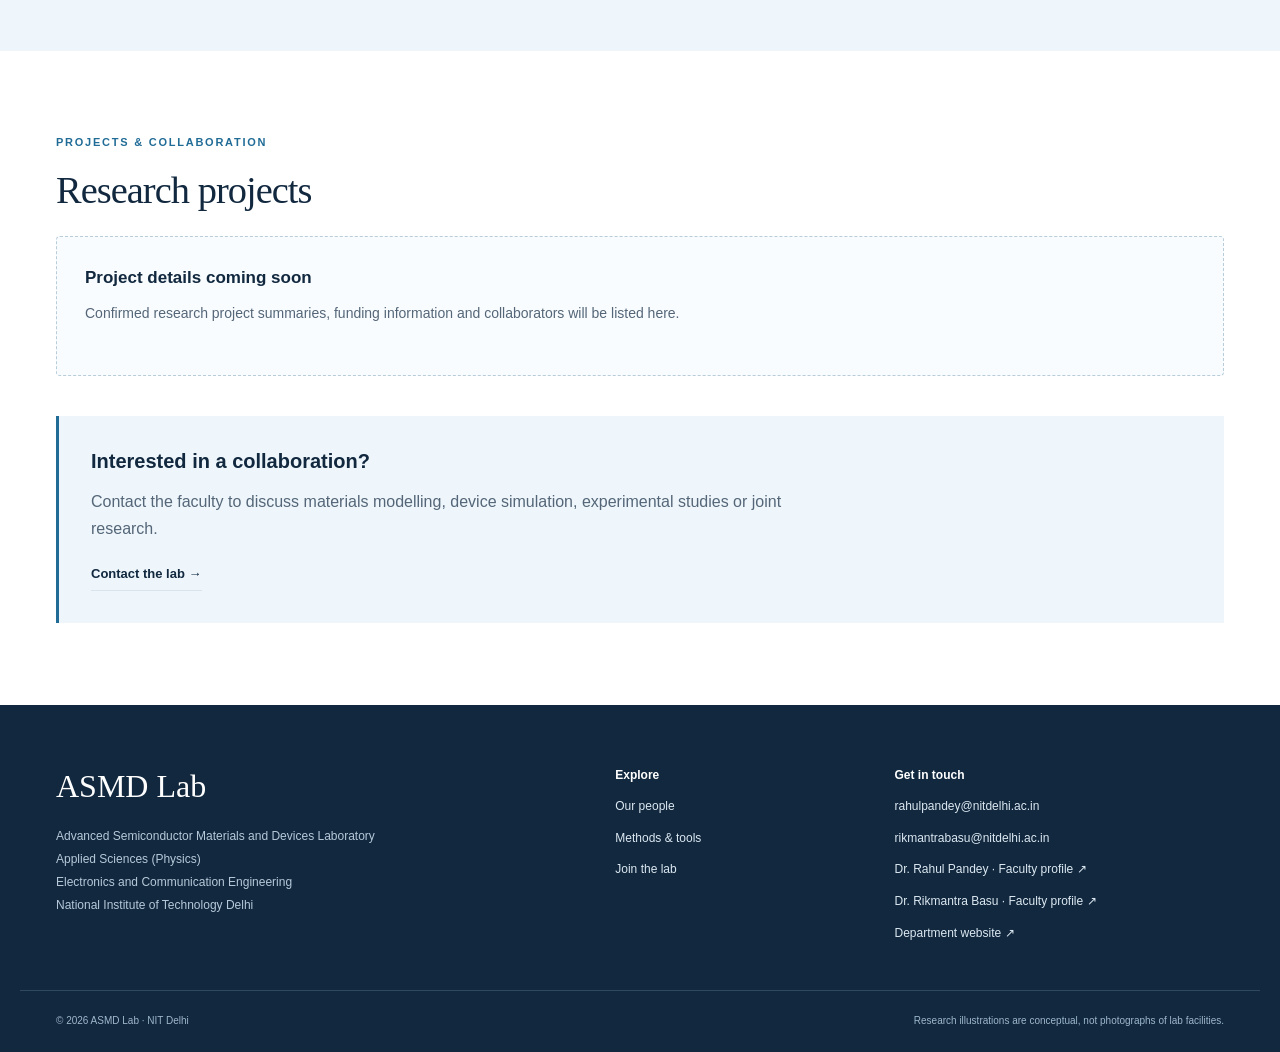
<file: research.html>
<!doctype html><html lang="en"><head><meta charset="utf-8"><meta name="viewport" content="width=device-width,initial-scale=1"><meta name="description" content="ASMD Lab at NIT Delhi: semiconductor materials, photovoltaic devices, research publications and people. Faculty: Dr. Rahul Pandey and Dr. Rikmantra Basu."><meta name="theme-color" content="#11283f"><title>Research | ASMD Lab · NIT Delhi</title><link rel="icon" type="image/png" href="assets/nit-delhi-logo.png"><link rel="stylesheet" href="styles.css?v=abf9ae5d8c"><script defer src="content.js?v=212a103db5"></script><script defer src="app.js?v=e1c0207263"></script></head><body><a class="skip" href="#main">Skip to content</a><div class="institution"><div class="wrap"><a href="https://nitdelhi.ac.in/" target="_blank" rel="noopener noreferrer">National Institute of Technology Delhi ↗</a><span>Applied Sciences (Physics) · Electronics &amp; Communication Engineering</span></div></div><header><div class="wrap nav"><a class="brand" href="index.html"><img src="assets/nit-delhi-logo.png" alt="NIT Delhi emblem"><span>ASMD<span class="brand-light"> Lab</span><small>Materials · Devices · Discovery</small></span></a><button class="menu-toggle" aria-expanded="false" aria-controls="main-nav">Menu <span aria-hidden="true">☰</span></button><nav id="main-nav" aria-label="Main navigation"><a href="index.html">Home</a><a href="research.html" aria-current="page">Research</a><a href="publications.html">Lab Publications</a><a href="people.html">People</a><a href="news.html">News</a><a href="events.html">Events</a><a href="gallery.html">Gallery</a><a class="nav-contact" href="contact.html">Contact ↗</a></nav></div></header><main id="main"><section class="page-intro"><div class="wrap"><p class="eyebrow">OUR RESEARCH</p><h1>Materials to device performance</h1><p class="lead">Research across photovoltaics, semiconductor electronics and sensing, supported by computational methods and experimental studies.</p></div></section><section class="section"><div class="wrap"><div class="research-grid"><article><span class="num">01 / ENERGY</span><h3>Photovoltaics & solar cells</h3><p>Perovskite and tandem architectures, thin-film absorbers, interface engineering, and device performance optimisation.</p><div class="tags"><span>Perovskites</span><span>Tandems</span><span>SCAPS-1D</span></div></article><article><span class="num">02 / ELECTRONICS</span><h3>Semiconductor devices</h3><p>Device physics and modelling of field-effect transistors, nanoscale architectures, and semiconductor sensing devices.</p><div class="tags"><span>TFETs</span><span>FinFETs</span><span>TCAD</span></div></article><article><span class="num">03 / MATERIALS</span><h3>Computational materials</h3><p>Atomistic calculations of structural, electronic, optical, dielectric, and transport properties of emerging semiconductors.</p><div class="tags"><span>DFT</span><span>QuantumATK</span><span>Lead-free materials</span></div></article><article><span class="num">04 / SENSING</span><h3>Sensors & optoelectronics</h3><p>Semiconductor and nanoscale sensing concepts, biosensors, photodetectors, and coupled electronic and optical response.</p><div class="tags"><span>Biosensors</span><span>Photodetectors</span><span>Transport</span></div></article></div></div></section><section class="section pale" id="methods"><div class="wrap"><p class="eyebrow">METHODS & TOOLS</p><h2>A connected modelling approach</h2><div class="methods"><article><span>01</span><h3>Atomistic & materials modelling</h3><p>Electronic structure, optical properties and charge transport.</p><strong>QuantumATK · Quantum ESPRESSO · DFT</strong></article><article><span>02</span><h3>Process & device simulation</h3><p>Device structures, carrier transport, interfaces and photovoltaic response.</p><strong>Silvaco Victory · SCAPS-1D · TCAD</strong></article><article><span>03</span><h3>Circuit analysis & optimisation</h3><p>Connecting device models to circuit behaviour and parameter optimisation.</p><strong>Cadence · SmartSpice · Data-driven methods</strong></article></div></div></section><section class="section" id="projects"><div class="wrap"><p class="eyebrow">PROJECTS & COLLABORATION</p><h2>Research projects</h2><div data-projects></div><div class="callout"><h3>Interested in a collaboration?</h3><p>Contact the faculty to discuss materials modelling, device simulation, experimental studies or joint research.</p><a class="text-link" href="contact.html">Contact the lab →</a></div></div></section></main><footer><div class="wrap foot-grid"><div><a class="foot-brand" href="index.html">ASMD Lab</a><p>Advanced Semiconductor Materials and Devices Laboratory<br>Applied Sciences (Physics)<br>Electronics and Communication Engineering<br>National Institute of Technology Delhi</p></div><div><h3>Explore</h3><a href="people.html">Our people</a><a href="research.html#methods">Methods & tools</a><a href="contact.html#join">Join the lab</a></div><div><h3>Get in touch</h3><a href="mailto:rahulpandey@nitdelhi.ac.in">rahulpandey@nitdelhi.ac.in</a><a href="mailto:rikmantrabasu@nitdelhi.ac.in">rikmantrabasu@nitdelhi.ac.in</a><a href="https://faculty.nitdelhi.ac.in/RahulPandey/profile" target="_blank" rel="noopener noreferrer">Dr. Rahul Pandey · Faculty profile ↗</a><a href="https://faculty.nitdelhi.ac.in/RikmantraBasu/profile" target="_blank" rel="noopener noreferrer">Dr. Rikmantra Basu · Faculty profile ↗</a><a href="https://ashm.nitdelhi.ac.in/" target="_blank" rel="noopener noreferrer">Department website ↗</a></div></div><div class="wrap foot-bottom"><span>© 2026 ASMD Lab · NIT Delhi</span><span>Research illustrations are conceptual, not photographs of lab facilities.</span></div></footer><button class="back-top" aria-label="Back to top" hidden>↑</button></body></html>
</file>
<file: styles.css>
:root{--ink:#11283f;--muted:#546678;--accent:#216c97;--line:#d9e3eb;--pale:#eef6fb;--serif:Georgia,'Times New Roman',serif;--sans:Arial,Helvetica,sans-serif}*{box-sizing:border-box}html{scroll-behavior:smooth;scroll-padding-top:110px}body{margin:0;font-family:var(--sans);color:var(--ink);background:#fff;line-height:1.65}a{color:inherit;text-decoration:none}a:hover{color:var(--accent)}button,input,select{font:inherit}button,a,input,select{touch-action:manipulation}button{cursor:pointer}button:disabled{cursor:default;opacity:.5}a:focus-visible,button:focus-visible,input:focus-visible,select:focus-visible{outline:3px solid #d88927;outline-offset:4px}.wrap{max-width:1240px;margin:auto;padding:0 36px}.institution{background:var(--ink);color:#e4edf5;font-size:12px;letter-spacing:.025em}.institution .wrap{display:flex;justify-content:space-between;padding-top:8px;padding-bottom:8px}.institution a:hover{color:white;text-decoration:underline}header{position:sticky;top:0;z-index:10;background:rgba(255,255,255,.97);border-bottom:1px solid var(--line)}.nav{display:flex;align-items:center;justify-content:space-between;min-height:100px;gap:25px}.brand{display:flex;align-items:center;gap:15px;white-space:nowrap;font-size:25px;font-weight:700;line-height:1.1}.brand img{width:58px;height:58px;object-fit:contain}.brand-light{font-weight:400}.brand small{display:block;margin-top:9px;font-size:10px;letter-spacing:.1em;font-weight:400;color:var(--muted)}nav{display:flex;align-items:center;gap:24px;font-size:13px}nav a{padding:8px 0;border-bottom:2px solid transparent}nav a[aria-current]{border-bottom-color:var(--accent);color:var(--accent)}nav .nav-contact{padding:10px 17px;border:1px solid var(--line);border-radius:3px}.menu-toggle{display:none}.hero{background:linear-gradient(110deg,#edf5fb 0%,#f8fbfd 70%);border-bottom:1px solid var(--line)}.hero-grid{display:grid;grid-template-columns:1.18fr 1fr;align-items:center;gap:65px;padding-top:68px;padding-bottom:70px}.eyebrow{font-size:11px;font-weight:700;letter-spacing:.16em;margin:0 0 18px;color:var(--accent)}h1,h2{font-family:var(--serif);font-weight:400;letter-spacing:-.025em;line-height:1.13;margin:0 0 24px}h1{font-size:clamp(37px,4.4vw,59px)}h2{font-size:clamp(30px,3vw,41px)}h3{font-size:20px;line-height:1.35;margin:14px 0}p{margin:0 0 18px;color:var(--muted)}.lead{font-size:18px;line-height:1.8;max-width:720px}.hero .lead{font-size:17px}.actions{display:flex;align-items:center;flex-wrap:wrap;gap:28px;margin-top:30px}.button{display:inline-flex;gap:24px;align-items:center;background:var(--ink);color:white;padding:13px 22px;border-radius:3px;font-size:13px;font-weight:700}.button:hover{background:var(--accent);color:white}.text-link{font-size:13px;font-weight:700;display:inline-block;border-bottom:1px solid var(--line);padding-bottom:5px}.hero-note{margin-top:28px;font-size:11px;color:var(--muted);display:flex;align-items:center;gap:8px}.dot{width:6px;height:6px;border-radius:50%;background:var(--accent);flex:none}.hero-image{margin:0;position:relative;background:var(--ink);box-shadow:20px 20px 0 #dbeaf3;border:7px solid white}.hero-image img{display:block;width:100%;height:auto}.hero-image figcaption{padding:12px 16px;color:white;font-size:11px;letter-spacing:.08em}.image-label{position:absolute;top:12px;right:12px;font-size:9px;background:rgba(17,40,63,.8);color:white;padding:4px 7px;letter-spacing:.06em}.section{padding:82px 0}.section.compact{padding-top:42px}.pale{background:var(--pale)}.about-grid{display:grid;grid-template-columns:1fr 1.1fr;gap:80px}.large-text{font-size:21px;color:var(--ink);line-height:1.6}.section-head{display:flex;align-items:center;justify-content:space-between;gap:20px;margin-bottom:30px}.section-head h2{margin-bottom:0}.research-grid{display:grid;grid-template-columns:repeat(2,1fr);gap:22px}.research-grid article{padding:34px;background:white;border:1px solid var(--line);border-radius:4px}.num{font-size:10px;font-weight:bold;letter-spacing:.1em;color:var(--accent)}.research-grid h3{font-family:var(--serif);font-weight:400;font-size:27px}.research-grid p{font-size:14px}.tags{display:flex;flex-wrap:wrap;gap:7px}.tags span{font-size:10px;background:var(--pale);padding:4px 8px;color:var(--muted);border-radius:3px}.pi-grid{display:grid;grid-template-columns:270px 1fr;gap:72px;align-items:center}.pi-monogram{height:300px;background:#dcecf6;display:flex;flex-direction:column;align-items:center;justify-content:center;position:relative;font-family:var(--serif);font-size:100px;color:var(--accent);border:1px solid #c1d9e9}.pi-monogram span{font-family:var(--sans);font-size:10px;letter-spacing:.17em;margin-top:12px}.pi-role{color:var(--ink);font-size:15px}.profiles{display:flex;gap:12px;flex-wrap:wrap;margin:24px 0}.profile{display:inline-flex;align-items:center;gap:8px;padding:7px 10px;border:1px solid var(--line);border-radius:4px;background:white;font-size:11px}.profile:hover{border-color:var(--accent);background:var(--pale)}.profile img{width:27px;height:27px;border-radius:6px}.two-col{display:grid;grid-template-columns:repeat(2,1fr);gap:55px}.empty{padding:30px 28px;border:1px dashed #b8ccd9;background:#f9fcfe;border-radius:4px;min-height:140px}.empty h3{font-size:17px;margin:0 0 12px}.empty p{margin:0;font-size:14px}.join-banner{background:var(--pale);padding:44px 45px;display:flex;align-items:center;justify-content:space-between;gap:36px;border-left:4px solid var(--accent)}.join-banner h2{font-size:35px}.join-banner p{margin-bottom:0}.join-banner .button{flex:none}.page-intro{padding:65px 0 50px;background:var(--pale);border-bottom:1px solid var(--line)}.page-intro h1{font-size:52px}.page-intro p:last-child{margin-bottom:0}.filters{display:grid;grid-template-columns:1fr 150px 200px;gap:18px;align-items:end}.filters label,.member-controls label{font-size:12px;font-weight:700;display:grid;gap:7px}input,select{width:100%;border:1px solid #b9cbd8;border-radius:3px;padding:12px 14px;background:white;color:var(--ink);font-size:14px}.result-row{display:flex;justify-content:space-between;align-items:center;margin:24px 0;gap:20px}.result-row p{font-size:13px;margin:0}.outline{padding:9px 15px;background:white;border:1px solid #b9cbd8;border-radius:3px;font-size:12px;color:var(--ink)}.scope-note{padding:30px;background:var(--pale);margin-top:40px;font-size:14px}.scope-note strong{display:block;margin-bottom:10px}.scope-note .profiles{margin-bottom:0}.publication{display:grid;grid-template-columns:65px 1fr;gap:22px;padding:25px 0;border-top:1px solid var(--line)}.pub-year{font-family:var(--serif);font-size:23px;color:var(--accent)}.publication h3{font-family:var(--serif);font-size:23px;margin:0 0 10px}.publication p{font-size:13px;margin:0 0 8px}.publication .pub-actions{display:flex;gap:14px;margin-top:13px;align-items:center}.pub-actions a{font-size:12px;font-weight:700}.citation-copy{font-size:11px;background:white;border:1px solid var(--line);padding:5px 8px;border-radius:3px}.member-controls{display:flex;justify-content:space-between;align-items:center;margin:36px 0;gap:25px}.member-controls select{min-width:190px}.tabs{display:flex;flex-wrap:wrap;gap:8px;margin-bottom:30px}.member-controls .tabs{margin:0}.tabs button{background:white;border:1px solid var(--line);border-radius:4px;padding:9px 18px;font-size:13px;color:var(--ink)}.tabs button[aria-pressed=true]{background:var(--ink);border-color:var(--ink);color:white}.pi-card{display:flex;align-items:center;gap:30px;padding:30px;background:var(--pale);border:1px solid var(--line)}.pi-card h2{font-size:32px;margin:10px 0 12px}.pi-card p{font-size:14px;margin-bottom:10px}.pi-card a{font-size:13px}.pi-small{width:120px;height:140px;display:grid;place-items:center;background:#d2e6f3;font-family:var(--serif);font-size:56px;color:var(--accent);flex:none}.member-group{margin:35px 0}.member-group h2{font-size:29px}.people-grid{display:grid;grid-template-columns:repeat(3,1fr);gap:22px}.person-card{padding:25px;border:1px solid var(--line)}.person-card img{width:90px;height:90px;object-fit:cover;border-radius:50%}.person-card h3{font-size:19px}.person-card p{font-size:13px;margin-bottom:7px}.person-initials{width:70px;height:70px;background:var(--pale);display:grid;place-items:center;font-family:var(--serif);font-size:27px}.callout{margin-top:40px;padding:32px;background:var(--pale);border-left:3px solid var(--accent)}.callout p{max-width:720px}.callout h3{margin-top:0}.methods,.opportunities{display:grid;grid-template-columns:repeat(3,1fr);gap:35px;margin:35px 0}.methods article{border-top:2px solid #b7d1e3;padding-top:22px}.methods span{color:var(--accent);font-family:var(--serif);font-size:28px}.methods p,.methods strong,.opportunities p{font-size:14px}.methods strong{font-weight:400;color:var(--ink)}.opportunities article{padding:27px;background:white;border:1px solid var(--line)}.opportunities h3{margin-top:0}.opportunities a{font-size:12px;font-weight:bold}.update{display:grid;grid-template-columns:100px 1fr;gap:27px;border-top:1px solid var(--line);padding:28px 0}.update time{font-size:12px;color:var(--accent)}.update h3{margin-top:0;font-family:var(--serif);font-weight:400;font-size:25px}.update p{font-size:14px}.update img{max-width:400px;width:100%;height:auto}.gallery-grid{display:grid;grid-template-columns:repeat(3,1fr);gap:24px}.gallery-card{border:1px solid var(--line);padding:0;background:white;text-align:left;width:100%;display:block;color:var(--ink)}.gallery-card img{width:100%;aspect-ratio:4/3;object-fit:cover;display:block}.gallery-card span{padding:16px;display:block}.research-visuals{margin-top:65px}.visual-grid{display:grid;grid-template-columns:repeat(3,1fr);gap:22px;margin-top:26px}.visual-grid figure{margin:0}.visual{aspect-ratio:3/1;background-image:url('assets/research-illustrations.jpg');background-size:100% auto;border:1px solid var(--line)}.wafer{background-position:center top}.solar{background-position:center center}.atoms{background-position:center bottom}.visual-grid figcaption{font-size:13px;color:var(--muted);margin-top:9px}.contact-card{padding:33px;background:var(--pale);border:1px solid var(--line)}.contact-card h2{font-size:35px}.contact-card p{font-size:14px}.contact-card .button{margin:10px 0 18px}.contact-card .profiles{margin-bottom:0}footer{background:var(--ink);color:#dce8f1;padding:55px 0 0;font-size:12px}.foot-grid{display:grid;grid-template-columns:1.5fr .65fr 1fr;gap:65px}.foot-brand{font-family:var(--serif);font-size:32px;color:white}.foot-grid p{color:#b7c9d9;margin-top:13px;font-size:12px;line-height:1.9}.foot-grid h3{font-size:12px;margin-top:7px;color:white}.foot-grid div>a:not(.foot-brand){display:block;margin:12px 0}footer a:hover{color:white;text-decoration:underline}.foot-bottom{border-top:1px solid #30495f;margin-top:34px;padding-top:22px;padding-bottom:23px;display:flex;justify-content:space-between;gap:20px;color:#9fb7ca;font-size:10px}.skip{position:fixed;left:15px;top:-80px;z-index:100;background:white;padding:10px;border:2px solid var(--accent)}.skip:focus{top:10px}.back-top{position:fixed;bottom:24px;right:24px;z-index:8;background:var(--ink);color:white;border:1px solid #809cb2;border-radius:50%;width:43px;height:43px;font-size:20px}dialog{padding:24px;border:0;border-radius:5px;max-width:min(92vw,1100px);max-height:90vh;background:#fff}dialog::backdrop{background:rgba(8,22,34,.85)}dialog img{max-width:100%;max-height:70vh;display:block;margin:auto}dialog p{margin:14px 0 0}dialog .close{display:block;margin-left:auto;margin-bottom:12px;font-size:27px;background:white;border:0;color:var(--ink)}@media(max-width:1080px){.wrap{padding-left:25px;padding-right:25px}nav{gap:14px;font-size:12px}.brand{font-size:22px}.brand img{width:48px;height:48px}.hero-grid{gap:36px}.hero h1{font-size:43px}.hero-note{font-size:10px}.pi-grid{gap:40px}}@media(max-width:860px){.institution .wrap span{display:none}.nav{min-height:85px;position:relative}.menu-toggle{display:flex;gap:12px;background:white;border:1px solid var(--line);padding:7px 12px;border-radius:4px;color:var(--ink);font-size:13px}nav{display:none;position:absolute;left:0;right:0;top:85px;padding:20px 25px;background:white;border-bottom:1px solid var(--line);flex-direction:column;align-items:stretch;gap:3px}nav.open{display:flex}.hero-grid{grid-template-columns:1fr;gap:40px}.hero-image{max-width:470px;margin:auto;width:100%}.hero h1{font-size:48px}.about-grid{gap:35px}.pi-grid{grid-template-columns:180px 1fr;gap:30px}.pi-monogram{height:230px;font-size:70px}.filters{grid-template-columns:1fr 1fr}.search-label{grid-column:1/-1}.methods,.opportunities{grid-template-columns:1fr;gap:20px}.methods article{padding-top:18px}.two-col{gap:25px}.join-banner{display:block}.join-banner .button{margin-top:25px}.foot-grid{gap:25px}.people-grid{grid-template-columns:repeat(2,1fr)}}@media(max-width:600px){.wrap{padding-left:20px;padding-right:20px}.institution{font-size:10px}.brand{font-size:21px}.brand small{font-size:9px}.hero-grid{padding-top:42px;padding-bottom:50px}.hero h1{font-size:37px}.hero .lead{font-size:16px}.hero-note{align-items:flex-start;line-height:1.7}.hero-note .dot{margin-top:6px}.hero-image{box-shadow:9px 9px 0 #dbeaf3}.section{padding:52px 0}.about-grid,.research-grid,.pi-grid,.two-col,.foot-grid{grid-template-columns:1fr}.about-grid{gap:10px}.research-grid article{padding:24px}.section-head{align-items:flex-start}.section-head h2{font-size:29px}.section-head .text-link{white-space:nowrap;font-size:11px}.pi-grid{gap:25px}.pi-monogram{width:180px;height:180px}.profiles{gap:8px}.profile{font-size:10px;padding:6px}.profile img{width:23px;height:23px}.page-intro{padding:43px 0 35px}.page-intro h1{font-size:38px}.lead{font-size:16px}.result-row{align-items:flex-start}.empty{padding:24px}.filters{gap:12px}.pi-card{align-items:flex-start;gap:16px;padding:20px}.pi-small{width:65px;height:75px;font-size:32px}.pi-card h2{font-size:27px}.pi-card p{font-size:12px}.member-controls{flex-direction:column;align-items:stretch;gap:16px}.member-controls select{min-width:0}.people-grid,.gallery-grid,.visual-grid{grid-template-columns:1fr}.visual-grid{gap:25px}.publication{grid-template-columns:1fr;gap:6px}.update{grid-template-columns:1fr;gap:10px}.foot-bottom{flex-direction:column;gap:10px}.join-banner{padding:30px}.join-banner h2{font-size:30px}.contact-card{padding:24px}.tabs button{font-size:12px;padding:8px 12px}.scope-note{padding:23px}}@media(prefers-reduced-motion:reduce){html{scroll-behavior:auto}}@media print{header{position:static}.menu-toggle,.back-top,.filters,.tabs,.button{display:none}.section{padding:25px 0}.hero-image{box-shadow:none}a{color:var(--ink)}footer{background:white;color:var(--ink)}footer p{color:var(--ink)}}

/* Compact homepage: details remain on their own pages. */
.home-intro{display:grid;grid-template-columns:minmax(0,1fr) 230px;gap:48px;align-items:center;padding-top:36px;padding-bottom:32px}.home-hero h1{font-size:clamp(30px,3vw,43px);max-width:850px;margin-bottom:14px}.home-hero .eyebrow{margin-bottom:12px}.home-hero .lead{font-size:15px;line-height:1.6;margin-bottom:18px;max-width:740px}.home-pi{font-size:12px}.home-pi strong,.home-pi>span{display:block}.home-pi>span{color:var(--muted);margin-top:2px}.compact-profiles{margin:13px 0 0;gap:7px}.compact-profiles .profile{padding:5px 8px;font-size:10px}.compact-profiles .profile img{width:21px;height:21px}.home-art{margin:0;border:5px solid white;box-shadow:8px 8px 0 #dbeaf3}.home-art img{display:block;width:100%;height:auto}.home-art figcaption{font-size:9px;text-align:center;padding:5px;background:white;color:var(--muted)}.home-dashboard{padding:27px 0 25px}.home-heading{display:flex;align-items:center;justify-content:space-between;gap:14px;margin-bottom:15px}.home-heading h2{font-size:24px;margin:0}.home-heading .text-link{white-space:nowrap;font-size:11px}.dashboard-grid{display:grid;grid-template-columns:repeat(4,minmax(0,1fr));gap:14px}.dashboard-card{border:1px solid var(--line);border-radius:5px;padding:17px 19px;display:flex;flex-direction:column;background:white;transition:border-color .15s}.dashboard-card:hover{border-color:var(--accent);background:var(--pale)}.dashboard-label{font-size:11px;font-weight:700;color:var(--ink)}.dashboard-card strong{font-family:var(--serif);font-size:34px;line-height:1.15;color:var(--accent);margin:7px 0}.dashboard-note{font-size:10px;color:var(--muted);min-height:32px}.dashboard-action{font-size:10px;font-weight:700;margin-top:8px;color:var(--accent)}.home-updates{padding:22px 0 30px;background:var(--pale);border-top:1px solid var(--line)}.home-update-grid{display:grid;grid-template-columns:1fr 1fr .8fr;gap:22px}.home-update-panel .empty{padding:17px;min-height:0;background:white}.home-update-panel .empty h3{font-size:13px;margin-bottom:7px}.home-update-panel .empty p{font-size:12px}.home-update-panel .update{grid-template-columns:1fr;gap:6px;padding:10px 0 0}.home-update-panel .update time{font-size:10px}.home-update-panel .update h3{font-size:18px;margin:0 0 7px;display:-webkit-box;-webkit-box-orient:vertical;-webkit-line-clamp:2;overflow:hidden}.home-update-panel .update p{font-size:12px;margin-bottom:9px;display:-webkit-box;-webkit-box-orient:vertical;-webkit-line-clamp:2;overflow:hidden}.home-connect{border-left:1px solid #c9dce9;padding-left:22px}.home-connect .eyebrow{font-size:9px;margin-bottom:11px}.home-connect h3{font-size:17px;margin:0 0 9px}.home-connect p{font-size:12px;margin-bottom:12px}.home-connect .button{font-size:11px;padding:10px 14px}
@media(max-width:1080px){.home-intro{gap:30px;grid-template-columns:minmax(0,1fr) 210px}.home-hero h1{font-size:36px}.dashboard-card{padding:15px}.home-update-grid{gap:18px}}
@media(max-width:860px){.home-intro{grid-template-columns:minmax(0,1fr) 185px;gap:24px}.home-hero h1{font-size:32px}.dashboard-grid{grid-template-columns:repeat(2,minmax(0,1fr))}.home-update-grid{grid-template-columns:1fr 1fr}.home-connect{grid-column:1/-1;border-left:0;border-top:1px solid #c9dce9;padding:15px 0 0;display:grid;grid-template-columns:1fr auto;gap:0 20px;align-items:center}.home-connect .eyebrow,.home-connect h3,.home-connect p{grid-column:1}.home-connect .button{grid-column:2;grid-row:1/4}.dashboard-note{min-height:0}}
@media(max-width:600px){.home-intro{grid-template-columns:1fr;padding-top:27px;padding-bottom:26px;gap:20px}.home-hero h1{font-size:31px}.home-art{width:150px;justify-self:center}.home-hero .lead{font-size:14px}.home-heading h2{font-size:22px}.home-heading .text-link{font-size:10px}.dashboard-grid{gap:10px}.dashboard-card{padding:13px}.dashboard-label{font-size:10px}.dashboard-card strong{font-size:29px}.dashboard-note,.dashboard-action{font-size:9px}.home-update-grid{grid-template-columns:1fr;gap:22px}.home-connect{grid-template-columns:1fr;display:block}.home-connect .button{margin-top:2px}.home-updates{padding-bottom:26px}}

.home-collaborator{display:inline-block;font-size:11px;margin-top:12px;color:var(--accent);border-bottom:1px solid #bfd5e5}.collaborator-section{margin:35px 0;scroll-margin-top:110px}.collaborator-section>h2{font-size:29px;margin-bottom:20px}.collaborator-section>.eyebrow{margin-bottom:10px}.collaborator-card{display:flex;gap:24px;align-items:flex-start;padding:25px;border:1px solid var(--line);border-radius:4px}.collaborator-initials{display:grid;place-items:center;flex:none;width:75px;height:85px;background:var(--pale);font-family:var(--serif);font-size:32px;color:var(--accent)}.collaborator-card h3{font-family:var(--serif);font-size:26px;font-weight:400;margin:0 0 10px}.collaborator-card p{font-size:13px;margin-bottom:12px}.collaborator-role{color:var(--ink)}@media(max-width:600px){.collaborator-card{gap:15px;padding:20px}.collaborator-initials{width:52px;height:63px;font-size:25px}.collaborator-card h3{font-size:23px}.collaborator-card p{font-size:12px}}

.publication-summary{padding:19px 23px;background:var(--pale);border-left:3px solid var(--accent);margin-bottom:25px}.publication-summary strong{display:block;font-size:18px}.publication-summary>span{display:block;font-size:12px;margin:5px 0;color:var(--accent)}.publication-summary p{font-size:12px;margin-bottom:0}.publication-stage{display:inline-block;font-size:10px;padding:3px 7px;border:1px solid #b9cbd8;border-radius:3px;background:var(--pale);margin:7px 0;color:var(--accent)}

.cloud-disclosure{margin:21px 0 26px;border:1px solid var(--line);border-radius:5px;background:#fff}.home-dashboard .cloud-disclosure{margin-bottom:0}.cloud-disclosure>summary{padding:13px 18px;font-size:12px;font-weight:700;color:var(--accent);cursor:pointer}.cloud-disclosure>summary:focus-visible{outline:3px solid #d88927;outline-offset:2px}.cloud-panel{border-top:1px solid var(--line);padding:17px 19px}.cloud-toolbar{display:flex;align-items:center;justify-content:space-between;gap:15px;margin-bottom:10px}.cloud-toolbar p{font-size:12px;margin:0}.cloud-figure{margin:0}.cloud-figure svg{display:block;width:100%;height:auto;background:#f7fbfe;border-radius:4px}.cloud-figure figcaption{font-size:11px;color:var(--muted);margin-top:9px}.cloud-frequencies{margin-top:12px;font-size:11px}.cloud-frequencies summary{cursor:pointer;color:var(--accent)}.cloud-frequencies table{border-collapse:collapse;margin-top:10px;width:100%;max-width:500px;font-size:11px}.cloud-frequencies th,.cloud-frequencies td{padding:4px 10px;border-bottom:1px solid var(--line);text-align:left}.people-shortcuts{display:flex;gap:10px;flex-wrap:wrap;margin-bottom:24px}.people-shortcuts a{border:1px solid var(--line);border-radius:4px;padding:7px 12px;font-size:12px;color:var(--accent)}.intern-section{margin:42px 0;scroll-margin-top:110px}.intern-section h2{font-size:29px}.intern-section>.eyebrow{margin-bottom:10px}.intern-section>p{font-size:14px}.intern-institution{font-weight:700;color:var(--ink)}@media(max-width:600px){.cloud-panel{padding:13px}.cloud-toolbar{align-items:flex-start}.cloud-toolbar p{font-size:10px}.cloud-toolbar .outline{font-size:10px;padding:7px 9px}.people-shortcuts a{font-size:11px}}

.faculty-photo-link{display:block;flex:none;line-height:0}.faculty-photo{display:block;width:120px;height:140px;object-fit:contain;background:#fff;border:1px solid var(--line);border-radius:4px}.faculty-photo-link:focus-visible{outline:3px solid #d88927;outline-offset:4px}@media(max-width:600px){.faculty-photo{width:76px;height:90px}}

.pi-card h2 .pi-name-link{font:inherit;color:inherit}.pi-card h2 .pi-name-link:hover{text-decoration:underline}.pi-card .pi-faculty-link{margin-top:12px;margin-bottom:0}

.news-source-tabs{margin-bottom:20px}.news-filters{grid-template-columns:minmax(0,1fr) minmax(150px,230px)}#news-count{font-size:12px;color:var(--muted);margin:15px 0 20px}.news-meta{display:flex;gap:7px;flex-wrap:wrap;margin-bottom:10px}.news-meta span{font-size:10px;font-weight:700;border:1px solid var(--line);border-radius:3px;padding:3px 8px;color:var(--accent);background:var(--pale)}.news-entry>div{min-width:0}.news-entry img{display:block;max-width:100%;width:auto;max-height:350px;object-fit:contain;margin:16px 0;border-radius:4px}.news-links{display:flex;flex-wrap:wrap;gap:15px;margin-top:12px}.linkedin-embed{margin-top:18px;max-width:504px;background:#fff}.linkedin-embed iframe{display:block;width:100%;border:0;background:#fff;border-radius:4px}.embed-text-fallback{max-width:504px;margin-top:12px;font-size:12px;color:var(--muted)}.embed-text-fallback>summary{cursor:pointer;color:var(--accent)}.embed-text-fallback>p{margin:10px 0}@media(max-width:600px){.news-filters{grid-template-columns:1fr}.news-source-tabs{gap:6px}.news-source-tabs button{font-size:11px}}

.news-entry .news-attribution{font-size:11px;color:var(--muted);margin-top:9px}

.linkedin-card{max-width:504px;border:1px solid #d4d9df;background:#fff;border-radius:7px;margin-top:16px;overflow:hidden}.linkedin-card-header{display:flex;align-items:center;gap:10px;padding:16px}.news-entry .linkedin-card-header .linkedin-author-photo{width:42px;height:42px;border-radius:50%;object-fit:cover;margin:0;flex:none}.linkedin-author-initials{display:grid;place-items:center;width:42px;height:42px;flex:none;border-radius:50%;background:#e7eef5;color:#214562;font-weight:700}.linkedin-author{flex:1;min-width:0}.linkedin-author strong{display:block;font-size:13px}.linkedin-author span{display:block;color:var(--muted);font-size:10px;margin-top:3px}.linkedin-source-link{color:#0a66c2;font-size:14px;font-weight:700;white-space:nowrap}.news-entry .linkedin-summary-label{font-size:10px;color:var(--muted);margin:0 16px 8px}.news-entry .linkedin-card-summary{font-size:13px;line-height:1.65;margin:0;padding:0 16px 18px}.news-entry .linkedin-card .linkedin-post-image{width:100%;max-height:none;border-radius:0;margin:0;object-fit:contain}.embed-visibility{margin-top:9px;color:var(--accent);border:1px solid var(--line);padding:7px 10px;border-radius:4px;font-size:11px;cursor:pointer;background:#fff}.embed-visible-summary{margin-top:12px}.linkedin-embed[hidden]{display:none}@media(max-width:600px){.linkedin-card-header{padding:12px;gap:8px}.linkedin-source-link{font-size:11px}.linkedin-author strong{font-size:11px}}

/* Equal faculty presentation across the homepage, People and Contact. */
.faculty-grid,.home-faculty-grid,.faculty-profile-groups{display:grid;grid-template-columns:repeat(2,minmax(0,1fr));gap:22px}.faculty-section{margin-bottom:35px;scroll-margin-top:110px}.faculty-section>h2{font-size:30px;margin-bottom:20px}.faculty-card{display:flex;align-items:flex-start;gap:20px;padding:25px;background:#fff;border:1px solid var(--line);border-radius:5px;min-width:0;scroll-margin-top:120px}.faculty-info{min-width:0;flex:1}.faculty-card .eyebrow{margin-bottom:10px}.faculty-card h3{font:400 27px/1.2 var(--serif);margin:0 0 12px}.faculty-card h3 a:hover{text-decoration:underline}.faculty-card .faculty-role{font-size:13px;color:var(--ink);margin-bottom:12px}.faculty-email{font-size:12px;overflow-wrap:anywhere}.faculty-card .profiles{gap:7px;margin:17px 0}.faculty-card .text-link{font-size:12px}.home-faculty>.eyebrow{margin-bottom:9px}.home-faculty-grid{gap:14px}.home-faculty-card{min-width:0;border-top:1px solid #c8dae7;padding-top:10px;font-size:12px}.home-faculty-card strong{display:block;font-size:15px;margin-bottom:5px}.home-faculty-card>span{display:block;font-size:11px;color:var(--muted)}.home-faculty-card .compact-profiles{gap:6px}.institution .wrap{flex-wrap:wrap;gap:5px 20px}.institution-contact{margin-top:26px}.institution-contact h2{font-size:30px}.faculty-profile-groups{margin-top:20px}.faculty-profile-groups .profiles{margin-top:10px}.opportunities+.button{margin-right:12px;margin-bottom:12px}@media(max-width:1000px){.faculty-grid{grid-template-columns:1fr}.faculty-card{max-width:none}}@media(max-width:600px){.home-faculty-grid,.faculty-profile-groups{grid-template-columns:1fr}.faculty-card{gap:16px;padding:20px}.faculty-card h3{font-size:25px}.faculty-card .faculty-role{font-size:12px}.home-intro{gap:25px}.faculty-card .faculty-photo{width:76px;height:90px}}

/* Workshop archive */
.event-entry{scroll-margin-top:120px}.event-body,.event-info{min-width:0}.event-layout{display:grid;grid-template-columns:minmax(0,1fr) 190px;gap:28px;align-items:start}.event-info>.eyebrow{font-size:10px;margin-bottom:10px}.event-info h3{margin-top:0}.event-meta{display:grid;grid-template-columns:112px minmax(0,1fr);gap:7px 15px;margin:20px 0;font-size:13px}.event-meta dt{font-weight:700}.event-meta dd{margin:0;color:var(--muted)}.event-actions{display:flex;flex-wrap:wrap;gap:14px 22px}.event-poster{display:block;line-height:0;border:1px solid var(--line);border-radius:4px;overflow:hidden;background:var(--pale)}.event-poster img{display:block;width:100%;height:auto}.event-overview{margin-top:24px;border-top:1px solid var(--line);padding-top:16px}.event-overview>summary{cursor:pointer;font-size:13px;font-weight:700;color:var(--accent);padding:4px 0 14px}.event-overview p{font-size:14px}.event-overview h4{font-size:15px;margin:22px 0 14px}.event-photos{display:grid;grid-template-columns:repeat(2,minmax(0,1fr));gap:18px}.event-photos figure{margin:0;min-width:0}.event-photo-link{display:block;line-height:0}.event-photos img{display:block;width:100%;max-width:none;height:auto;aspect-ratio:4/3;object-fit:cover;border:1px solid var(--line);border-radius:4px}.event-photos figcaption{font-size:11px;color:var(--muted);margin-top:7px}.event-photos a:hover img,.event-poster:hover{border-color:var(--accent)}@media(max-width:700px){.event-layout{grid-template-columns:1fr;gap:22px}.event-poster{width:min(100%,250px)}.event-meta{grid-template-columns:1fr;gap:3px}.event-meta dd{margin-bottom:10px}}@media(max-width:480px){.event-photos{grid-template-columns:1fr}}
</file>
